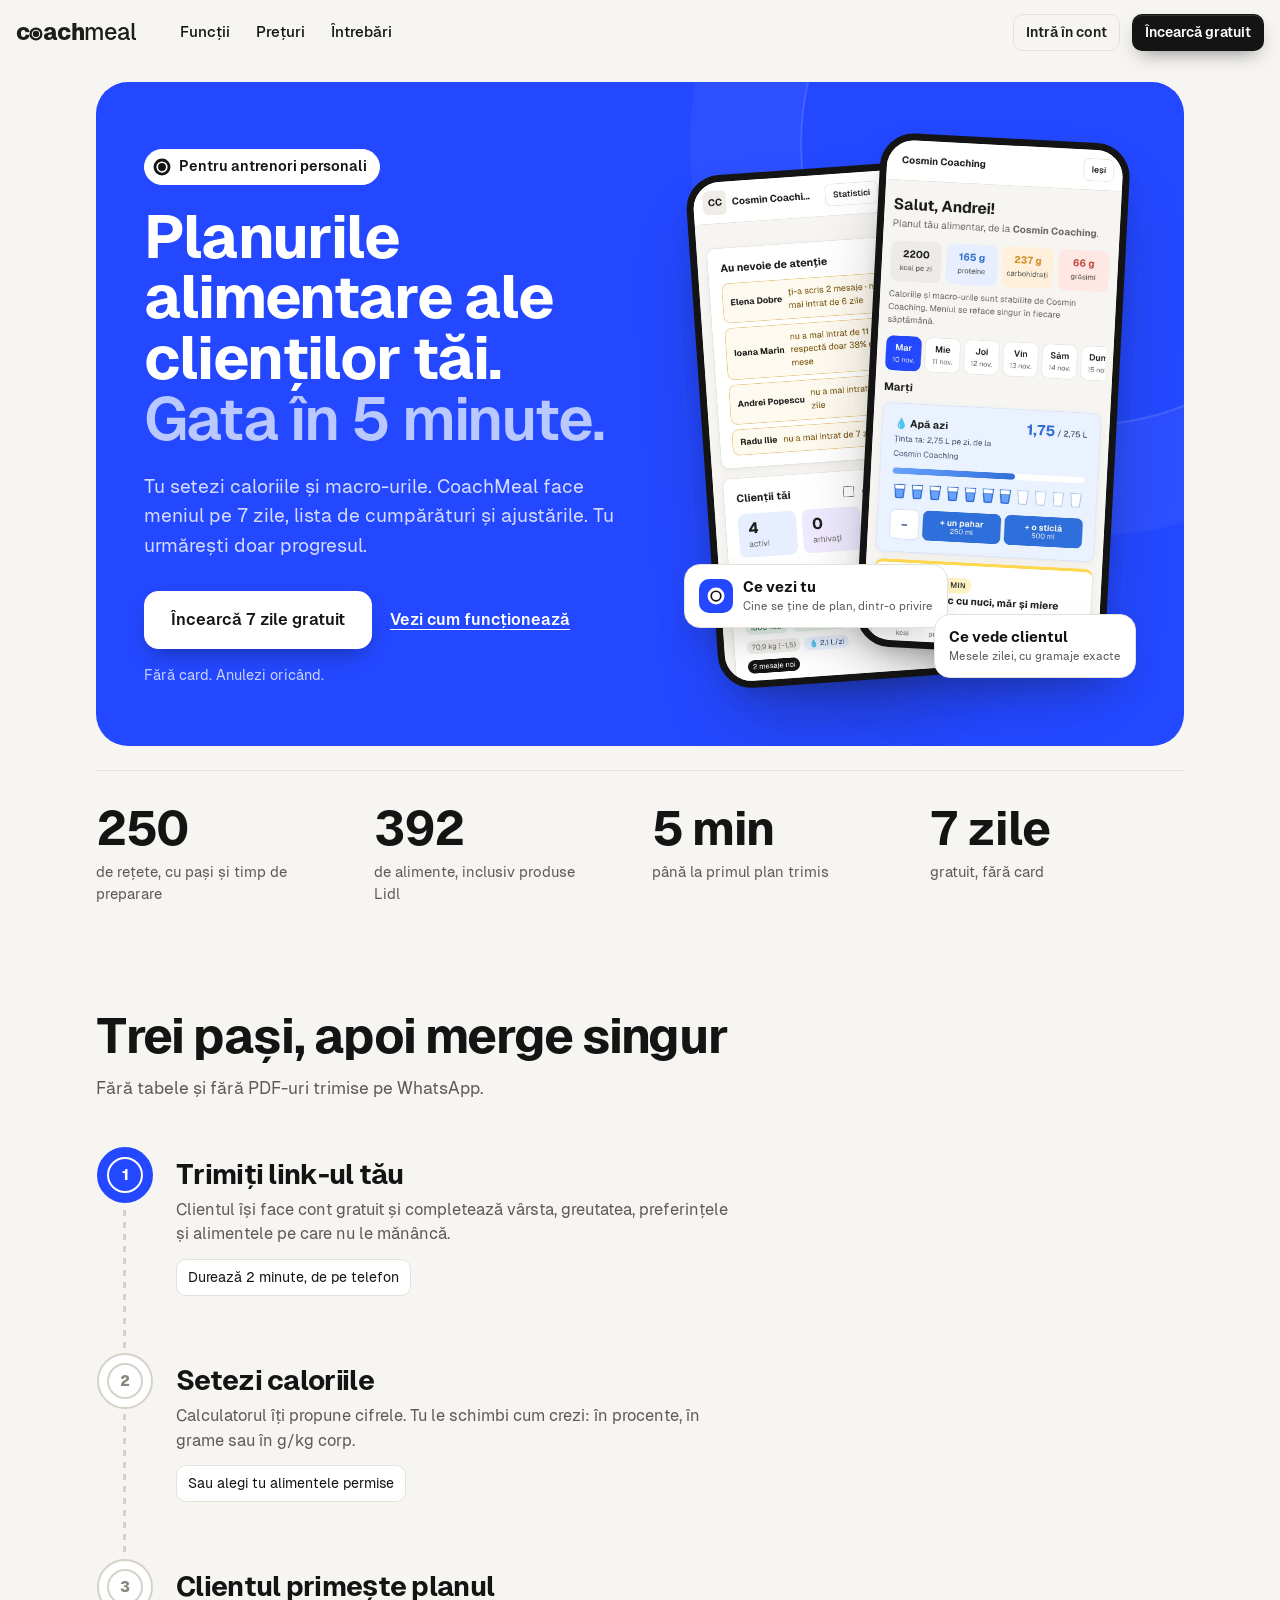
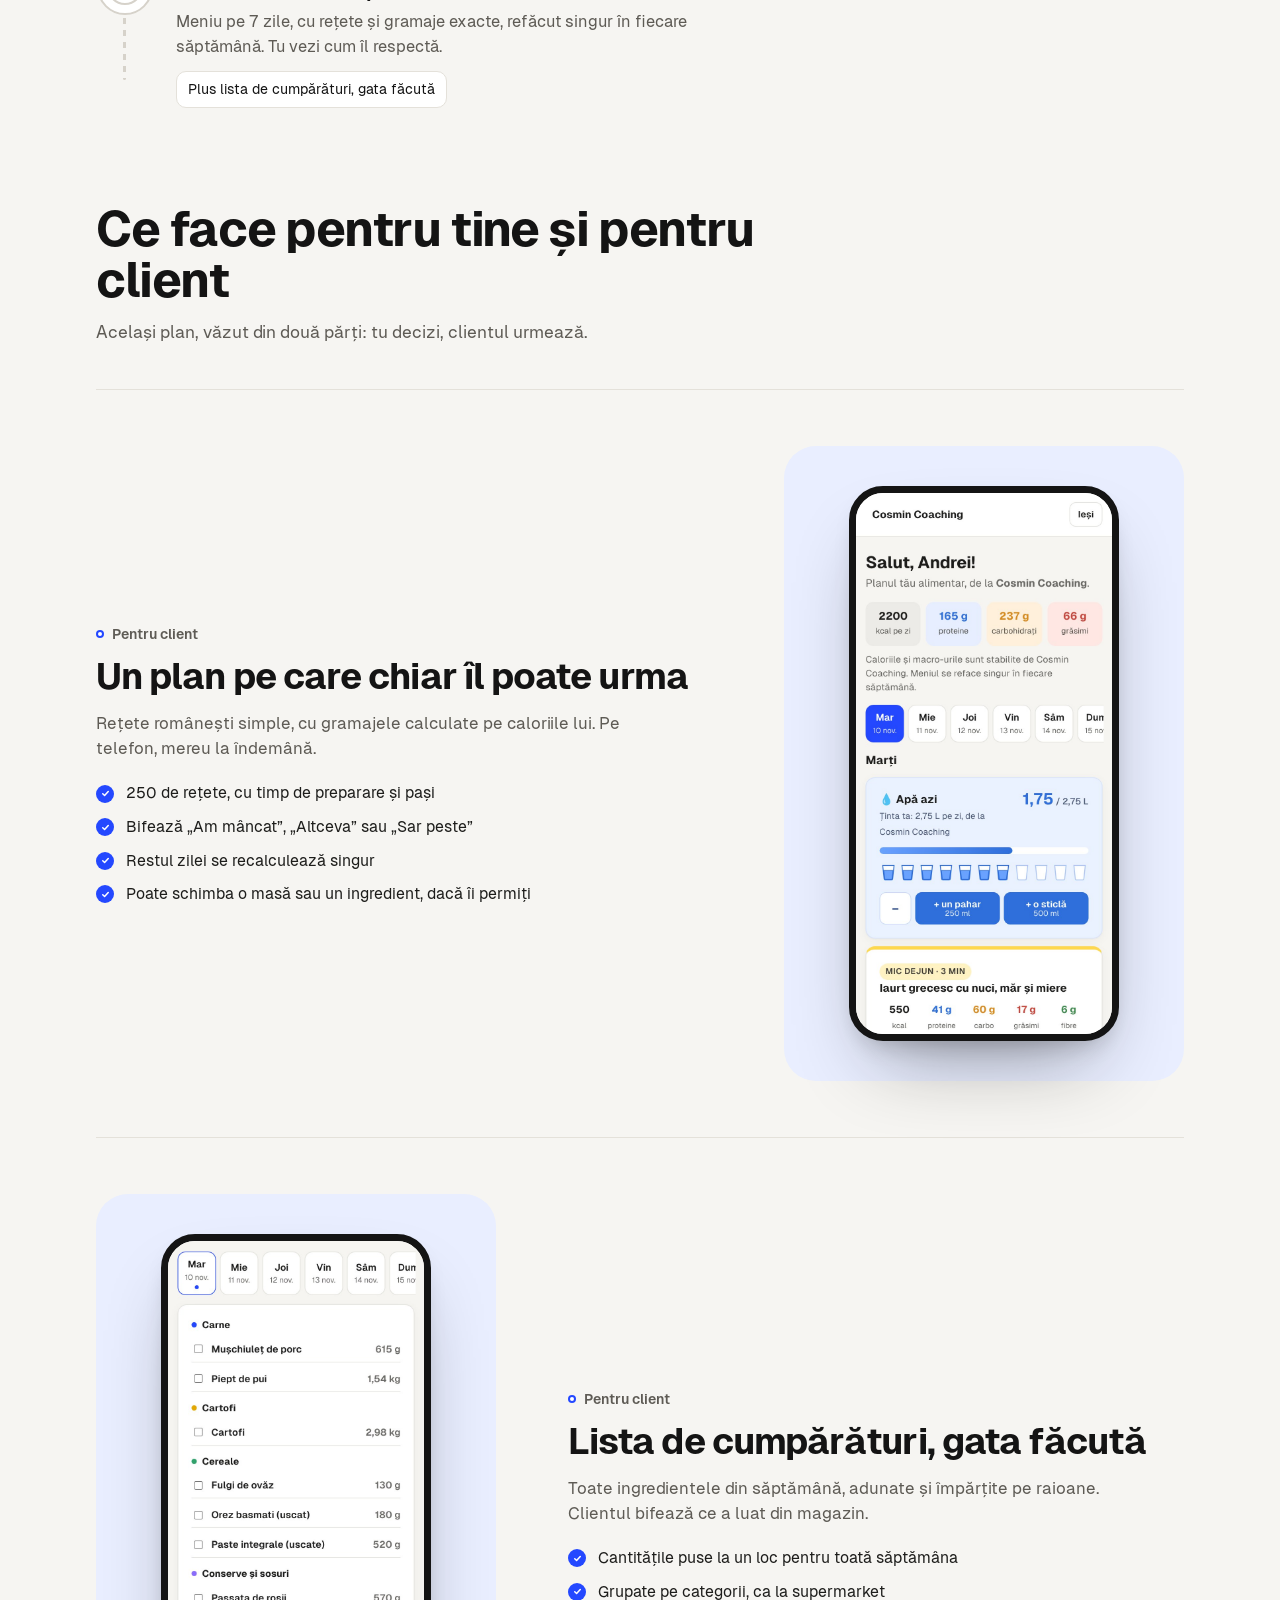
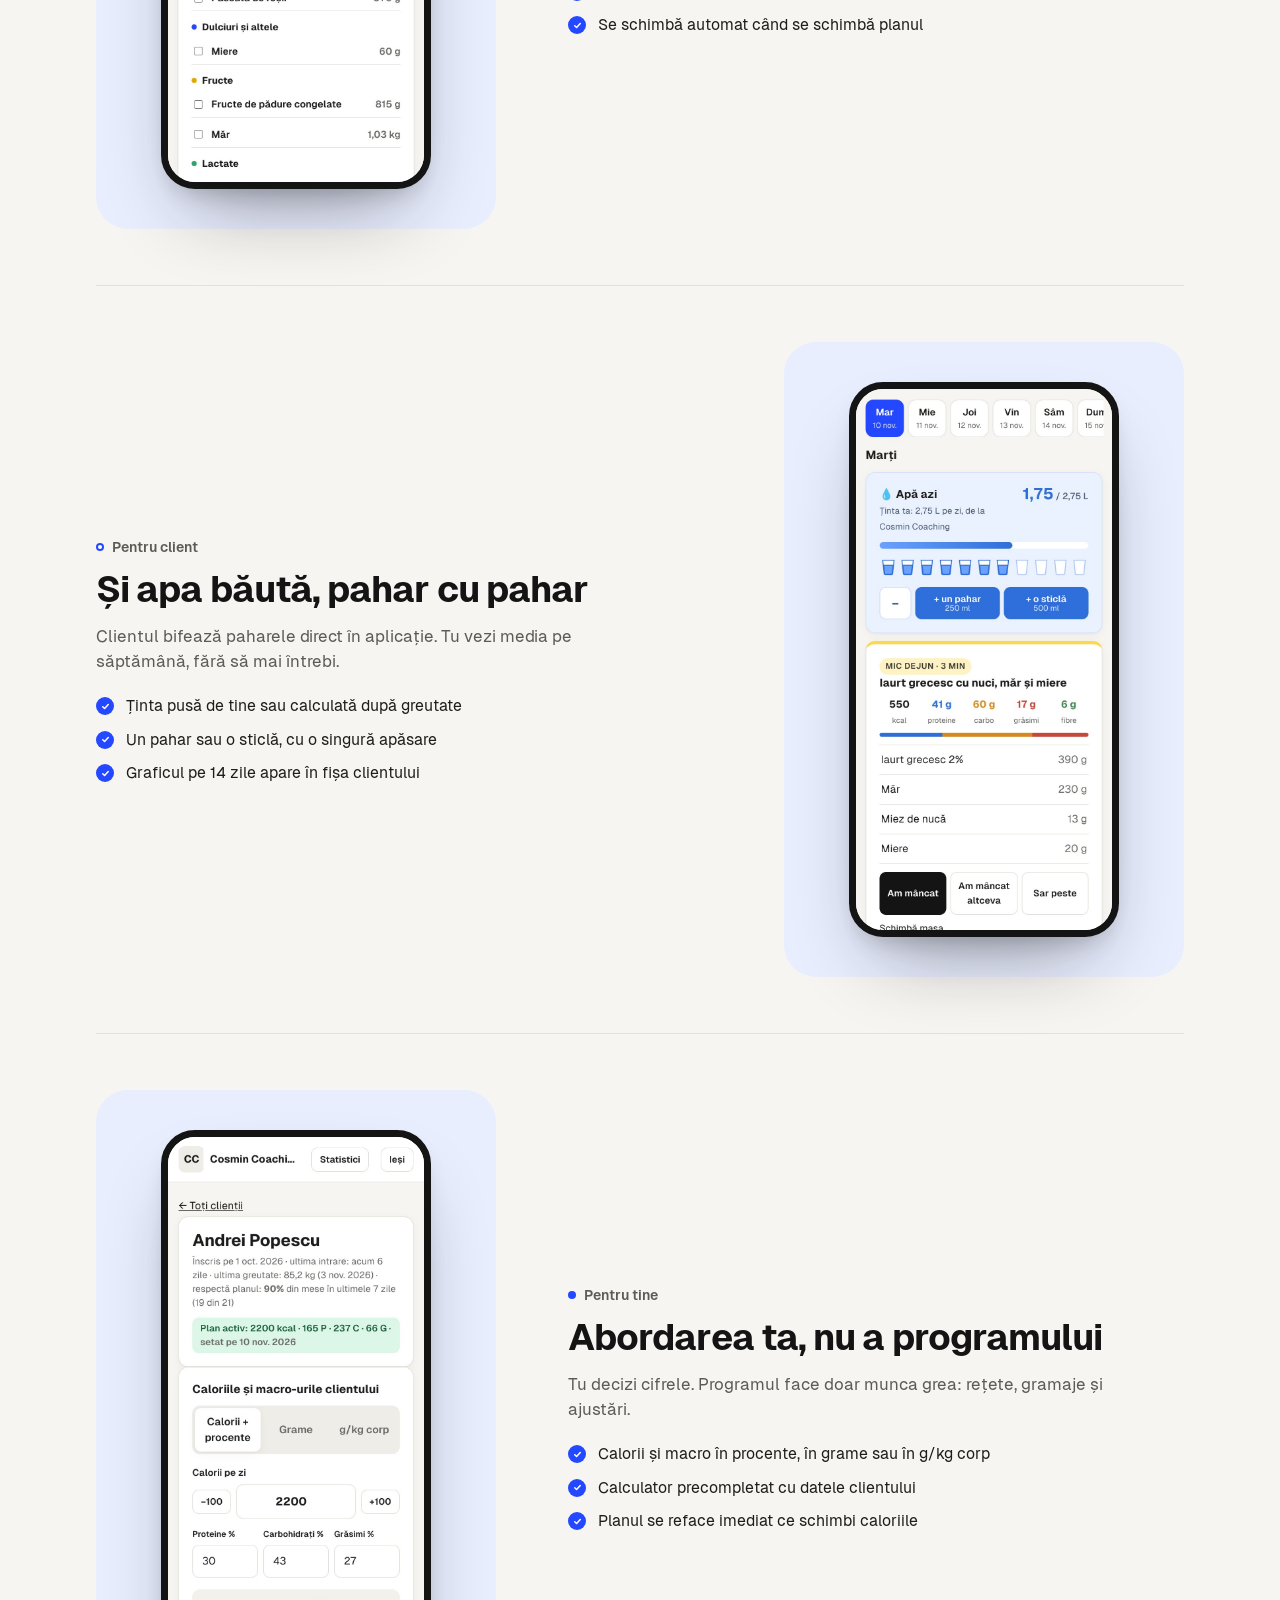
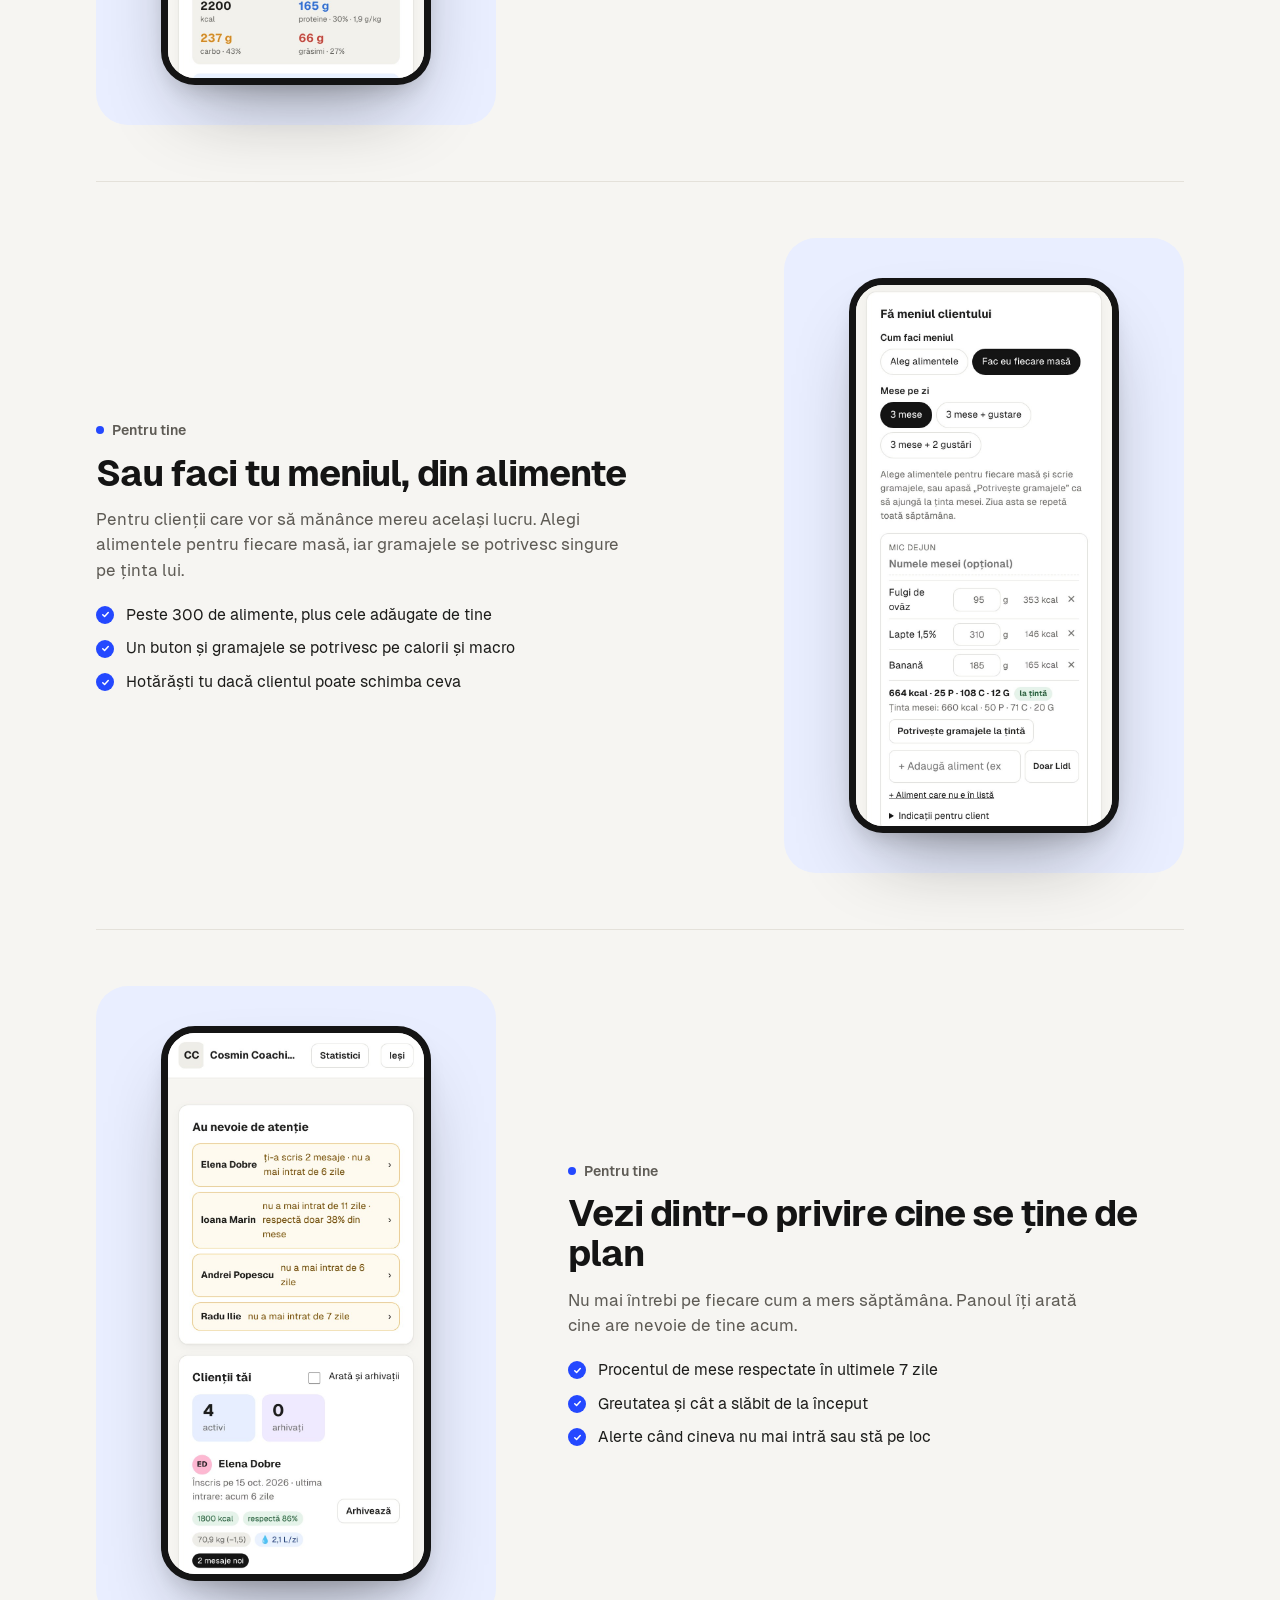
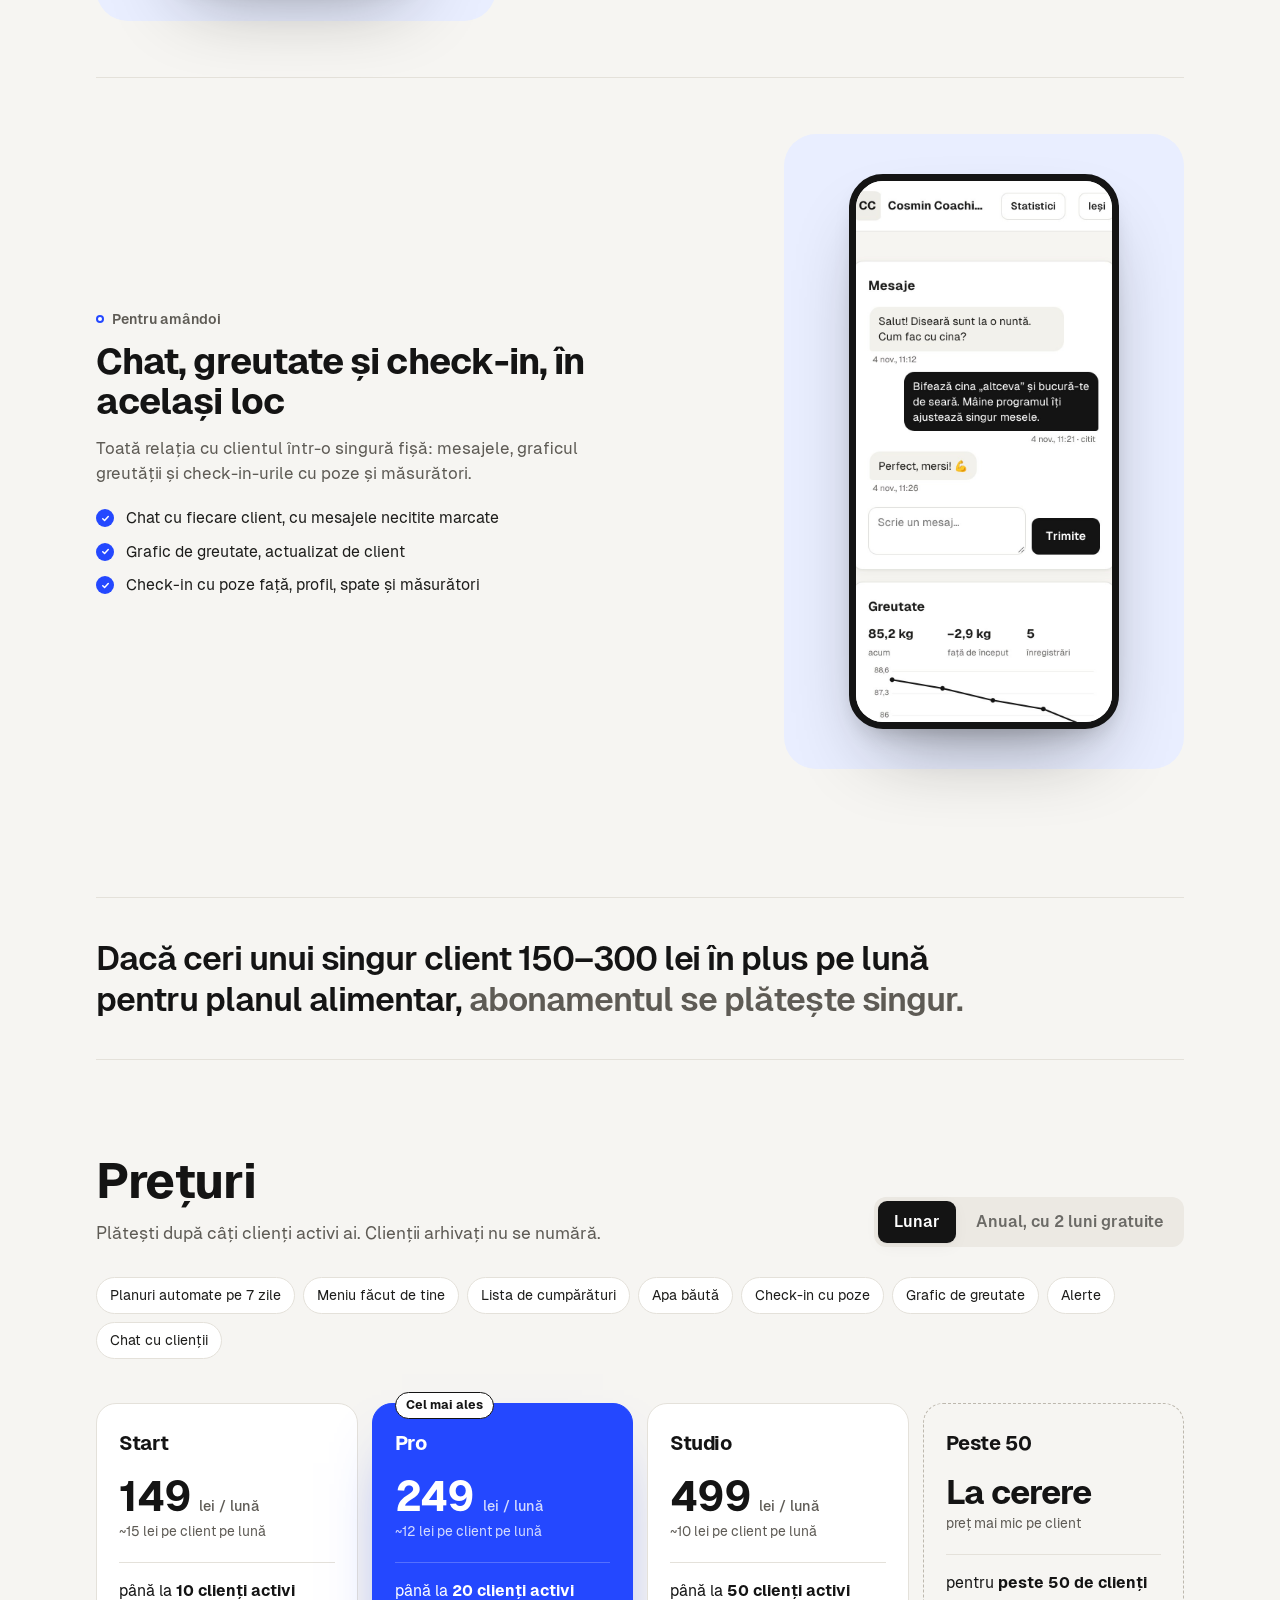
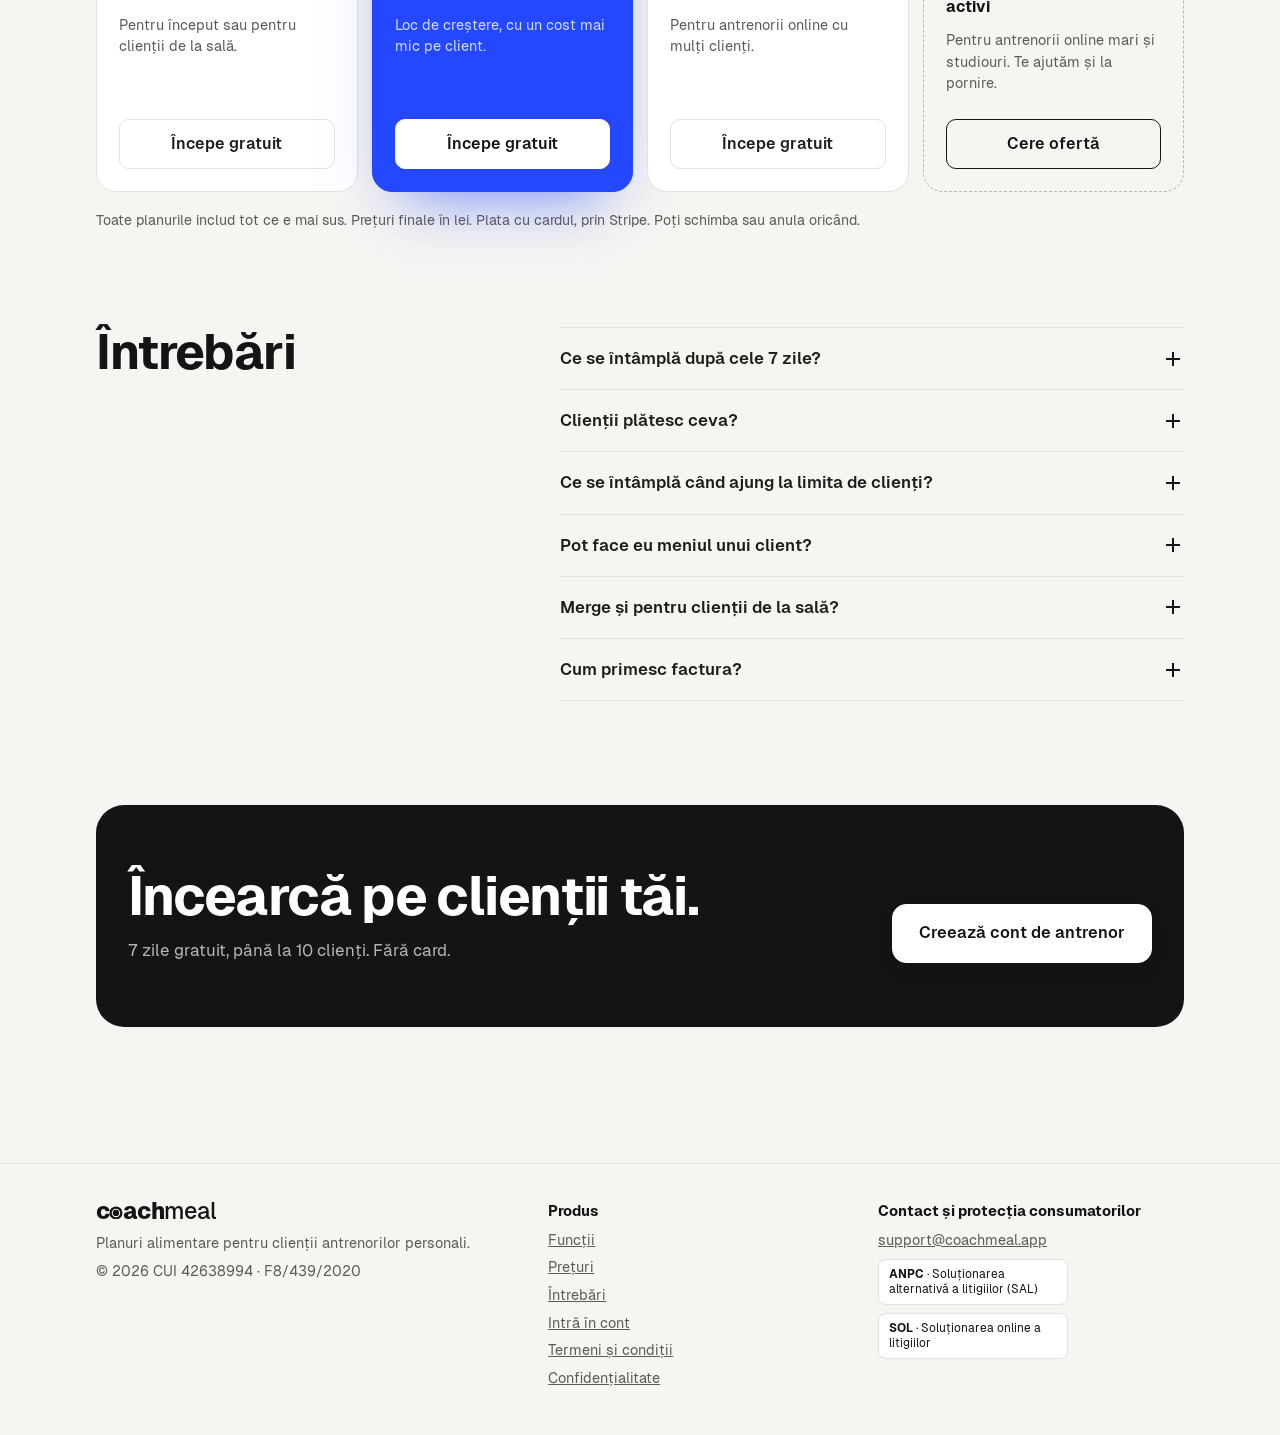
<file: site/index.html>
<!doctype html>
<html lang="ro">
<head>
<meta charset="utf-8">
<meta name="viewport" content="width=device-width, initial-scale=1">
<title>CoachMeal · Planuri alimentare pentru clienții antrenorilor</title>
<meta name="description" content="Planuri alimentare automate pentru clienții tăi. Tu setezi caloriile, programul face meniul, lista de cumpărături și ajustările. 7 zile gratuit.">
<link rel="icon" href="assets/icons/coachmeal.svg" type="image/svg+xml">
<link rel="icon" href="assets/icons/favicon-32.png" sizes="32x32" type="image/png">
<link rel="apple-touch-icon" href="assets/icons/apple-touch-icon.png">
<link rel="manifest" href="manifest.webmanifest">
<meta name="theme-color" content="#ffffff">
<meta name="apple-mobile-web-app-title" content="CoachMeal">
<link rel="stylesheet" href="assets/fonts/geist.css">
<link rel="stylesheet" href="assets/app.css">
<script>
  // linkurile din emailuri (resetare parolă, confirmare cont) ajung uneori pe adresa principală: le trimitem la intrare
  if (/(access_token|type=recovery|error_description)/.test(location.hash)) location.replace('cont.html' + location.hash);
</script>
<script src="assets/config.js"></script>
<script src="assets/track.js" data-auto="view" defer></script>
<style>
  /* ---------- pagina de prețuri: tipografie mare, multă respirație, o singură mișcare (linia pașilor) ---------- */
  body.lp { background: #F6F5F2; }
  .lp .wrap { max-width: 1120px; padding-top: 0; }
  .lp h1, .lp h2, .lp h3 { font-family: 'Geist', ui-sans-serif, system-ui, sans-serif; color: #141414; }
  html { scroll-behavior: smooth; scroll-padding-top: 76px; }
  @media (prefers-reduced-motion: reduce) { html { scroll-behavior: auto; } }
  .lp a:focus-visible, .lp button:focus-visible, .lp summary:focus-visible { outline: 2px solid #141414; outline-offset: 3px; border-radius: 8px; }

  /* bara de sus */
  .topbar.site { position: sticky; top: 0; z-index: 20; background: rgba(246,245,242,.86); backdrop-filter: saturate(1.4) blur(12px); border-bottom: 1px solid transparent; transition: border-color .2s; }
  .topbar.site.scrolled { border-bottom-color: #E4E1DA; }
  .nav { display: flex; gap: 26px; margin-left: 32px; }
  .nav a { color: #141414; text-decoration: none; font-size: .95rem; font-weight: 500; }
  .nav a:hover { text-decoration: underline; text-underline-offset: 4px; }
  .topbar.site .btn-sm { white-space: nowrap; }
  @media (max-width: 820px) { .nav { display: none; } }
  @media (max-width: 420px) { .hide-xs { display: none; } }

  /* hero */
  .hero { display: grid; grid-template-columns: 1.05fr .95fr; gap: 40px; align-items: center; padding: 64px 0 40px; }
  .hero-txt { max-width: 560px; }
  .hero .kicker { display: inline-flex; align-items: center; gap: 8px; font-size: .9rem; font-weight: 600; color: #141414; background: #fff; border: 1px solid #E4E1DA; border-radius: 99px; padding: 6px 12px 6px 8px; margin-bottom: 22px; }
  .hero .kicker svg { flex: none; }
  .hero h1 { font-size: clamp(2.4rem, 6vw, 4.2rem); line-height: 1; letter-spacing: -.03em; font-weight: 700; margin: 0 0 22px; }
  .hero h1 span { display: block; font-weight: 600; color: #5E5B55; }
  .hero .lead { font-size: clamp(1.05rem, 1.6vw, 1.2rem); line-height: 1.55; color: #5E5B55; margin: 0 0 30px; max-width: 30em; }
  .cta-row { display: flex; flex-wrap: wrap; align-items: center; gap: 12px 18px; }
  .btn-xl { padding: 16px 26px; font-size: 1.02rem; border-radius: 14px; }
  .lp .btn:not(.btn-ghost) { box-shadow: 0 1px 0 rgba(255,255,255,.12) inset, 0 8px 20px -8px rgba(20,20,20,.55); }
  .link-plain { color: #141414; font-weight: 600; text-decoration: underline; text-underline-offset: 4px; text-decoration-thickness: 1px; }
  .reassure { margin: 16px 0 0; font-size: .9rem; color: #5E5B55; }

  .stage { position: relative; height: 560px; }
  .phone { width: 100%; max-width: 280px; aspect-ratio: 9 / 18.5; border-radius: 34px; overflow: hidden; background: #fff; border: 7px solid #141414;
    box-shadow: 0 40px 80px -30px rgba(20,20,20,.45), 0 12px 24px -12px rgba(20,20,20,.25); }
  .phone img { display: block; width: 100%; height: 100%; object-fit: cover; object-position: top; }
  .stage .phone { position: absolute; width: 250px; }
  .stage .p1 { left: 4%; top: 30px; transform: rotate(-4deg); }
  .stage .p2 { right: 4%; top: 0; transform: rotate(3deg); z-index: 1; }
  .note { position: absolute; z-index: 2; background: #fff; border: 1px solid #E4E1DA; border-radius: 16px; padding: 12px 14px; box-shadow: 0 18px 40px -18px rgba(20,20,20,.35); font-size: .86rem; line-height: 1.35; display: flex; gap: 10px; align-items: center; }
  .note b { display: block; font-size: .92rem; }
  .note small { color: #5E5B55; }
  .note .dot { flex: none; width: 34px; height: 34px; border-radius: 10px; background: #141414; display: grid; place-items: center; }
  .note.n1 { left: 0; bottom: 70px; }
  .note.n2 { right: 0; bottom: 20px; }
  @media (max-width: 900px) {
    .hero { grid-template-columns: 1fr; text-align: center; padding: 40px 0 16px; gap: 28px; }
    .hero-txt { max-width: none; } .hero .lead { margin-left: auto; margin-right: auto; } .cta-row { justify-content: center; }
    .stage { height: 470px; max-width: 460px; width: 100%; margin: 0 auto; }
    .stage .phone { width: 205px; }
  }
  @media (max-width: 480px) {
    .stage { height: 400px; } .stage .phone { width: 172px; border-width: 6px; border-radius: 26px; }
    .note { font-size: .8rem; padding: 10px 12px; } .note .dot { width: 28px; height: 28px; }
    .note.n1 { bottom: 40px; } .note.n2 { bottom: 0; }
  }

  /* cifre: doar text, fără cutii */
  .figures { display: grid; grid-template-columns: repeat(4, 1fr); gap: 24px; padding: 34px 0 10px; border-top: 1px solid #E4E1DA; margin-top: 24px; }
  .figures b { display: block; font-family: 'Geist', ui-sans-serif, system-ui, sans-serif; font-size: clamp(2rem, 4.4vw, 3rem); font-weight: 700; letter-spacing: -.028em; line-height: 1; color: #141414; }
  .figures span { display: block; margin-top: 8px; font-size: .92rem; color: #5E5B55; max-width: 14em; }
  @media (max-width: 720px) { .figures { grid-template-columns: repeat(2, 1fr); gap: 26px 16px; } }

  /* titluri de secțiune */
  .sec { padding: 96px 0 0; }
  .sec-h { font-size: clamp(2rem, 4.6vw, 3.1rem); line-height: 1.02; letter-spacing: -.028em; font-weight: 700; margin: 0 0 14px; max-width: 16em; }
  .sec-p { color: #5E5B55; font-size: 1.08rem; margin: 0 0 44px; max-width: 34em; }
  @media (max-width: 720px) { .sec { padding-top: 72px; } }

  /* cum funcționează: linia care se desenează la scroll, de la farfuria 1 la farfuria 3 */
  .route { position: relative; max-width: 760px; margin: 0; padding: 0; list-style: none; --p: 0; }
  .route::before, .route .fill { content: ""; position: absolute; left: 27px; top: 28px; width: 3px; border-radius: 3px; }
  .route::before { bottom: 28px; background: repeating-linear-gradient(to bottom, #D6D2CA 0 6px, transparent 6px 12px); }
  .route .fill { height: calc((100% - 56px) * var(--p)); background: #141414; }
  .route .stop { position: relative; display: grid; grid-template-columns: 58px 1fr; gap: 22px; padding: 0 0 56px; }
  .route .stop:last-child { padding-bottom: 0; }
  .plate { position: relative; z-index: 1; width: 58px; height: 58px; border-radius: 50%; background: #F6F5F2; display: grid; place-items: center; }
  .plate svg { display: block; }
  .plate .rim { fill: #fff; stroke: #D6D2CA; stroke-width: 2; transition: fill .35s, stroke .35s; }
  .plate .well { fill: none; stroke: #D6D2CA; stroke-width: 2; transition: stroke .35s; }
  .plate text { font: 800 15px 'Geist', system-ui, sans-serif; fill: #8A867F; transition: fill .35s; }
  .route .stop.on .rim { fill: #141414; stroke: #141414; }
  .route .stop.on .well { stroke: #F6F5F2; }
  .route .stop.on text { fill: #fff; }
  .route h3 { font-size: clamp(1.35rem, 2.6vw, 1.75rem); letter-spacing: -.025em; line-height: 1.15; margin: 12px 0 8px; }
  .route p { color: #5E5B55; margin: 0; font-size: 1.02rem; max-width: 34em; }
  .route .tip { display: inline-block; margin-top: 12px; font-size: .88rem; color: #141414; background: #fff; border: 1px solid #E4E1DA; border-radius: 10px; padding: 7px 11px; }
  @media (prefers-reduced-motion: reduce) { .route { --p: 1 !important; } .plate .rim, .plate .well, .plate text { transition: none; } }

  /* funcții */
  .feat { display: grid; grid-template-columns: 1fr 320px; gap: 72px; align-items: center; padding: 56px 0; border-top: 1px solid #E4E1DA; }
  .feat:nth-of-type(even) { grid-template-columns: 320px 1fr; }
  .feat:nth-of-type(even) .feat-txt { order: 2; }
  .feat h2 { font-size: clamp(1.6rem, 3.4vw, 2.3rem); line-height: 1.08; letter-spacing: -.025em; font-weight: 700; margin: 0 0 14px; }
  .feat p { color: #5E5B55; margin: 0 0 20px; font-size: 1.05rem; max-width: 32em; }
  .feat ul { list-style: none; padding: 0; margin: 0; display: grid; gap: 10px; }
  .feat li { padding-left: 30px; position: relative; font-size: .98rem; }
  .feat li::before { content: ""; position: absolute; left: 0; top: .2em; width: 18px; height: 18px; border-radius: 50%; background: #141414 url("data:image/svg+xml,%3Csvg xmlns='http://www.w3.org/2000/svg' viewBox='0 0 24 24' fill='none' stroke='white' stroke-width='3.2' stroke-linecap='round' stroke-linejoin='round'%3E%3Cpath d='M6 12.5l4 4 8-9'/%3E%3C/svg%3E") center / 11px no-repeat; }
  .who { display: inline-block; font-size: .88rem; font-weight: 600; color: #5E5B55; margin-bottom: 12px; }
  .who::before { content: ""; display: inline-block; width: 8px; height: 8px; border-radius: 50%; background: #141414; margin-right: 8px; vertical-align: 1px; }
  .who.cl::before { background: #fff; box-shadow: inset 0 0 0 2px #141414; }
  .feat .phone { max-width: 300px; margin: 0 auto; }
  @media (max-width: 760px) {
    .feat, .feat:nth-of-type(even) { grid-template-columns: 1fr; gap: 28px; padding: 44px 0; }
    .feat:nth-of-type(even) .feat-txt { order: 0; }
    .feat .phone { max-width: 250px; }
  }

  /* socoteala */
  .calc { margin: 72px 0 0; padding: 40px 0; border-top: 1px solid #E4E1DA; border-bottom: 1px solid #E4E1DA; }
  .calc p { margin: 0; font-family: 'Geist', ui-sans-serif, system-ui, sans-serif; font-size: clamp(1.4rem, 3.2vw, 2.1rem); line-height: 1.2; letter-spacing: -.03em; font-weight: 600; max-width: 26em; color: #141414; }
  .calc p span { color: #5E5B55; }

  /* prețuri */
  .price-head { display: flex; flex-wrap: wrap; align-items: end; justify-content: space-between; gap: 18px 24px; margin-bottom: 30px; }
  .price-head .sec-p { margin: 0; }
  .lp .tabs { margin: 0; background: #ECE9E3; }
  .lp .tabs button { white-space: nowrap; padding: 9px 16px; }
  .incl { display: flex; flex-wrap: wrap; gap: 8px; margin: 0 0 30px; }
  .incl span { font-size: .88rem; background: #fff; border: 1px solid #E4E1DA; border-radius: 99px; padding: 7px 13px; }
  .lp .plans { display: grid; grid-template-columns: repeat(4, 1fr); gap: 14px; margin: 0 0 18px; padding: 14px 0 0; align-items: stretch; }
  @media (max-width: 980px) { .lp .plans { grid-template-columns: repeat(2, 1fr); } }
  @media (max-width: 560px) { .lp .plans { grid-template-columns: 1fr; } }
  .lp .plan { position: relative; display: flex; flex-direction: column; gap: 4px; background: #fff; border: 1px solid #E4E1DA; border-radius: 20px; padding: 24px 22px 22px; box-shadow: none; color: #141414; }
  .lp .plan h3 { margin: 0 0 14px; font-size: 1.25rem; letter-spacing: -.02em; }
  .lp .plan .price { font-family: 'Geist', ui-sans-serif, system-ui, sans-serif; font-size: 2.6rem; font-weight: 700; letter-spacing: -.03em; line-height: 1; }
  .lp .plan .price small { font-family: 'Geist', system-ui, sans-serif; font-size: .9rem; font-weight: 500; letter-spacing: 0; color: #5E5B55; }
  .lp .plan .sub { font-size: .86rem; color: #5E5B55; min-height: 1.3em; }
  .lp .plan .cap { margin: 16px 0 2px; padding-top: 16px; border-top: 1px solid #E4E1DA; font-size: .98rem; }
  .lp .plan .note2 { color: #5E5B55; font-size: .9rem; margin: 6px 0 20px; flex: 1; }
  .lp .plan .btn { margin-top: 0; }
  .lp .plan.best { background: #141414; color: #fff; border-color: #141414; box-shadow: 0 30px 60px -30px rgba(20,20,20,.7); }
  .lp .plan.best h3, .lp .plan.best .price { color: #fff; }
  .lp .plan.best .price small, .lp .plan.best .sub, .lp .plan.best .note2 { color: #B9B5AD; }
  .lp .plan.best .cap { border-top-color: #34322F; }
  .lp .plan.best .btn { background: #fff; color: #141414; border-color: #fff; box-shadow: none; }
  .lp .plan .plan-tag { position: absolute; top: -12px; left: 22px; background: #fff; color: #141414; border: 1px solid #141414; font-size: .78rem; font-weight: 700; letter-spacing: 0; text-transform: none; padding: 3px 10px; border-radius: 99px; }
  .lp .plan.custom { background: transparent; color: #141414; border: 1px dashed #BDB8AE; box-shadow: none; }
  .lp .plan.custom .price { font-size: 2.1rem; }
  .lp .plan.custom .btn { background: transparent; color: #141414; border-color: #141414; box-shadow: none; }
  .lp .fine { font-size: .88rem; color: #5E5B55; margin: 0; }

  /* întrebări */
  .faq-grid { display: grid; grid-template-columns: .8fr 1.2fr; gap: 48px; align-items: start; }
  @media (max-width: 820px) { .faq-grid { grid-template-columns: 1fr; gap: 8px; } }
  .faq details { border-top: 1px solid #E4E1DA; }
  .faq details:last-child { border-bottom: 1px solid #E4E1DA; }
  .faq summary { list-style: none; cursor: pointer; font-weight: 600; font-size: 1.05rem; padding: 18px 40px 18px 0; position: relative; }
  .faq summary::-webkit-details-marker { display: none; }
  .faq summary::after { content: ""; position: absolute; right: 4px; top: 50%; width: 14px; height: 14px; margin-top: -7px;
    background: linear-gradient(#141414,#141414) center / 14px 2px no-repeat, linear-gradient(#141414,#141414) center / 2px 14px no-repeat; transition: transform .2s; }
  .faq details[open] summary::after { transform: rotate(45deg); }
  .faq p { margin: 0 0 18px; color: #5E5B55; max-width: 36em; }

  /* îndemnul de la final */
  .closing { margin: 104px 0 0; background: #141414; color: #fff; border-radius: 28px; padding: 64px 32px; display: grid; grid-template-columns: 1fr auto; gap: 28px; align-items: end; }
  .closing h2 { color: #fff; font-size: clamp(2rem, 5vw, 3.4rem); line-height: 1; letter-spacing: -.03em; font-weight: 700; margin: 0 0 14px; }
  .closing p { margin: 0; color: #B9B5AD; font-size: 1.05rem; }
  .closing .btn { background: #fff; color: #141414; border-color: #fff; box-shadow: none; }
  @media (max-width: 720px) { .closing { grid-template-columns: 1fr; padding: 44px 24px; border-radius: 22px; margin-top: 80px; } }

  /* subsol */
  .foot { border-top: 1px solid #E4E1DA; margin-top: 72px; padding: 36px 16px 40px; background: transparent; }
  .foot-in { max-width: 1088px; margin: 0 auto; display: grid; grid-template-columns: 1.4fr 1fr 1fr; gap: 24px; font-size: .9rem; color: #5E5B55; }
  .foot-in b { display: block; color: #141414; margin-bottom: 8px; font-size: .92rem; }
  .foot-in a { color: #5E5B55; }
  .foot-in a.pt-brand { color: #141414; text-decoration: none; }
  .foot-in .pt-brand b { display: inline; margin: 0; font-size: inherit; color: inherit; }
  .foot-in p { margin: 0 0 6px; }
  .anpc { display: flex; gap: 8px; flex-wrap: wrap; margin-top: 8px; }
  .anpc a { display: inline-block; border: 1px solid #E4E1DA; border-radius: 8px; padding: 7px 10px; font-size: .74rem; line-height: 1.25; text-decoration: none; color: #141414; background: #fff; max-width: 190px; }
  .anpc a b { display: inline; margin: 0; font-size: .74rem; }
  @media (max-width: 720px) { .foot-in { grid-template-columns: 1fr; } }

  /* ---------- culoare: aceeași paletă ca aplicația și Instagram ---------- */
  :root { --blue: #2448FF; --lime: #B9C8FF; --mint: #9EE6C1; --lilac: #C7B8FF; --yellow: #FFD84D; --pink: #FFB8D2; }
  .hero { background: var(--blue); color: #fff; border-radius: 32px; padding: 56px 48px 48px; margin-top: 16px; position: relative; overflow: hidden; }
  .hero::before { content: ""; position: absolute; right: -180px; top: -220px; width: 560px; height: 560px; border-radius: 50%; border: 2px solid rgba(255,255,255,.14); box-shadow: 0 0 0 110px rgba(255,255,255,.04); pointer-events: none; }
  .hero > * { position: relative; }
  .lp .hero h1 { color: #fff; font-size: clamp(2.3rem, 5.2vw, 3.8rem); }
  .hero h1 span { color: var(--lime); }
  .hero .lead { color: #D4DBFF; }
  .hero .kicker { background: #fff; border-color: #fff; }
  .lp .hero .btn { background: #fff; color: #141414; border-color: #fff; box-shadow: 0 10px 24px -10px rgba(0,0,0,.45); }
  .hero .link-plain { color: #fff; }
  .hero .reassure { color: #C9D2FF; }
  .hero .note { color: #141414; text-align: left; }
  .hero .note .dot { background: var(--blue); }
  @media (max-width: 900px) { .hero { padding: 40px 22px 28px; border-radius: 26px; } }
  @media (max-width: 480px) { .hero { margin-left: -4px; margin-right: -4px; } }

  .figures span { color: #5E5B55; }

  .route .fill { background: var(--blue); }
  .route .stop.on .rim { fill: var(--blue); stroke: var(--blue); }
  .route .stop.on .well { stroke: #fff; }
  .route .stop.on text { fill: #fff; }

  .feat { grid-template-columns: 1fr 400px; }
  .feat:nth-of-type(even) { grid-template-columns: 400px 1fr; }
  .art { border-radius: 32px; padding: 40px 0; display: grid; place-items: center; background: #e9eeff; }
  .feat .art .phone { max-width: 270px; width: 72%; }
  .feat li::before { background-color: var(--blue); }
  .who::before { background: var(--blue); }
  .who.cl::before, .who.both::before { background: #fff; box-shadow: inset 0 0 0 2px var(--blue); }
  @media (max-width: 760px) {
    .feat, .feat:nth-of-type(even) { grid-template-columns: 1fr; gap: 22px; }
    .art { padding: 30px 0; border-radius: 26px; }
    .feat .art .phone { max-width: 230px; }
  }


  .lp .tabs button.on { background: #141414; color: #fff; }
  .lp .plan.best { background: var(--blue); border-color: var(--blue); box-shadow: 0 30px 60px -30px rgba(36,72,255,.7); }
  .lp .plan.best .price small, .lp .plan.best .sub, .lp .plan.best .note2 { color: #D4DBFF; }
  .lp .plan.best .cap { border-top-color: rgba(255,255,255,.22); }
  .lp .plan.best .btn { background: #fff; border-color: #fff; color: #141414; }
  .lp .plan .plan-tag { background: #fff; border-color: #141414; }
</style>
</head>
<body class="lp">
<header class="topbar site">
  <a class="pt-brand" href="#" aria-label="CoachMeal"><b>c<svg class="pt-o" viewBox="0 0 64 64" aria-hidden="true"><circle cx="32" cy="32" r="30" fill="currentColor"/><circle cx="32" cy="32" r="17" fill="none" stroke="#F6F5F2" stroke-width="5"/></svg>ach</b><span>meal</span></a>
  <nav class="nav"><a href="#functii">Funcții</a><a href="#preturi">Prețuri</a><a href="#intrebari">Întrebări</a></nav>
  <div class="spacer"></div>
  <a class="btn btn-ghost btn-sm hide-xs" href="cont.html">Intră în cont</a>
  <a class="btn btn-sm" href="antrenor.html">Încearcă gratuit</a>
</header>
<main class="wrap">
  <section class="hero">
    <div class="hero-txt">
      <span class="kicker"><svg width="18" height="18" viewBox="0 0 64 64" aria-hidden="true"><circle cx="32" cy="32" r="30" fill="#141414"/><circle cx="32" cy="32" r="17" fill="none" stroke="#fff" stroke-width="6"/></svg>Pentru antrenori personali</span>
      <h1>Planurile alimentare ale clienților tăi. <span>Gata în&nbsp;5&nbsp;minute.</span></h1>
      <p class="lead">Tu setezi caloriile și macro-urile. CoachMeal face meniul pe 7 zile, lista de cumpărături și ajustările. Tu urmărești doar progresul.</p>
      <div class="cta-row">
        <a class="btn btn-xl" href="antrenor.html">Încearcă 7 zile gratuit</a>
        <a class="link-plain" href="#cum">Vezi cum funcționează</a>
      </div>
      <p class="reassure">Fără card. Anulezi oricând.</p>
    </div>
    <div class="stage">
      <div class="phone p1"><img src="assets/img/clienti.jpg" alt="Panoul antrenorului: clienții și alertele" loading="eager"></div>
      <div class="phone p2"><img src="assets/img/plan.jpg" alt="Planul alimentar al clientului pe 7 zile" loading="eager"></div>
      <div class="note n1"><span class="dot"><svg width="18" height="18" viewBox="0 0 64 64" aria-hidden="true"><circle cx="32" cy="32" r="30" fill="#fff"/><circle cx="32" cy="32" r="17" fill="none" stroke="#141414" stroke-width="6"/></svg></span><span><b>Ce vezi tu</b><small>Cine se ține de plan, dintr-o privire</small></span></div>
      <div class="note n2"><span><b>Ce vede clientul</b><small>Mesele zilei, cu gramaje exacte</small></span></div>
    </div>
  </section>

  <div class="figures">
    <div><b>250</b><span>de rețete, cu pași și timp de preparare</span></div>
    <div><b>392</b><span>de alimente, inclusiv produse Lidl</span></div>
    <div><b>5 min</b><span>până la primul plan trimis</span></div>
    <div><b>7 zile</b><span>gratuit, fără card</span></div>
  </div>

  <section class="sec" id="cum">
    <h2 class="sec-h">Trei pași, apoi merge singur</h2>
    <p class="sec-p">Fără tabele și fără PDF-uri trimise pe WhatsApp.</p>
    <div class="route" id="route" role="list">
      <span class="fill" aria-hidden="true"></span>
      <div class="stop" role="listitem"><span class="plate" aria-hidden="true"><svg width="58" height="58" viewBox="0 0 58 58"><circle class="rim" cx="29" cy="29" r="27"/><circle class="well" cx="29" cy="29" r="17"/><text x="29" y="34" text-anchor="middle">1</text></svg></span><div><h3>Trimiți link-ul tău</h3><p>Clientul își face cont gratuit și completează vârsta, greutatea, preferințele și alimentele pe care nu le mănâncă.</p><span class="tip">Durează 2 minute, de pe telefon</span></div></div>
      <div class="stop" role="listitem"><span class="plate" aria-hidden="true"><svg width="58" height="58" viewBox="0 0 58 58"><circle class="rim" cx="29" cy="29" r="27"/><circle class="well" cx="29" cy="29" r="17"/><text x="29" y="34" text-anchor="middle">2</text></svg></span><div><h3>Setezi caloriile</h3><p>Calculatorul îți propune cifrele. Tu le schimbi cum crezi: în procente, în grame sau în g/kg corp.</p><span class="tip">Sau alegi tu alimentele permise</span></div></div>
      <div class="stop" role="listitem"><span class="plate" aria-hidden="true"><svg width="58" height="58" viewBox="0 0 58 58"><circle class="rim" cx="29" cy="29" r="27"/><circle class="well" cx="29" cy="29" r="17"/><text x="29" y="34" text-anchor="middle">3</text></svg></span><div><h3>Clientul primește planul</h3><p>Meniu pe 7 zile, cu rețete și gramaje exacte, refăcut singur în fiecare săptămână. Tu vezi cum îl respectă.</p><span class="tip">Plus lista de cumpărături, gata făcută</span></div></div>
    </div>
  </section>
  <section class="sec" id="functii">
    <h2 class="sec-h">Ce face pentru tine și pentru client</h2>
    <p class="sec-p">Același plan, văzut din două părți: tu decizi, clientul urmează.</p>
    <div class="feat">
      <div class="feat-txt">
        <span class="who cl">Pentru client</span>
        <h2>Un plan pe care chiar îl poate urma</h2>
        <p>Rețete românești simple, cu gramajele calculate pe caloriile lui. Pe telefon, mereu la îndemână.</p>
        <ul>
          <li>250 de rețete, cu timp de preparare și pași</li>
          <li>Bifează „Am mâncat”, „Altceva” sau „Sar peste”</li>
          <li>Restul zilei se recalculează singur</li>
          <li>Poate schimba o masă sau un ingredient, dacă îi permiți</li>
        </ul>
      </div>
      <div class="art"><div class="phone"><img src="assets/img/plan.jpg" alt="Planul zilei cu mesele și gramajele" loading="lazy"></div></div>
    </div>

    <div class="feat">
      <div class="feat-txt">
        <span class="who cl">Pentru client</span>
        <h2>Lista de cumpărături, gata făcută</h2>
        <p>Toate ingredientele din săptămână, adunate și împărțite pe raioane. Clientul bifează ce a luat din magazin.</p>
        <ul>
          <li>Cantitățile puse la un loc pentru toată săptămâna</li>
          <li>Grupate pe categorii, ca la supermarket</li>
          <li>Se schimbă automat când se schimbă planul</li>
        </ul>
      </div>
      <div class="art"><div class="phone"><img src="assets/img/cumparaturi.jpg" alt="Lista de cumpărături pe categorii" loading="lazy"></div></div>
    </div>

    <div class="feat">
      <div class="feat-txt">
        <span class="who cl">Pentru client</span>
        <h2>Și apa băută, pahar cu pahar</h2>
        <p>Clientul bifează paharele direct în aplicație. Tu vezi media pe săptămână, fără să mai întrebi.</p>
        <ul>
          <li>Ținta pusă de tine sau calculată după greutate</li>
          <li>Un pahar sau o sticlă, cu o singură apăsare</li>
          <li>Graficul pe 14 zile apare în fișa clientului</li>
        </ul>
      </div>
      <div class="art"><div class="phone"><img src="assets/img/apa.jpg" alt="Cardul de apă din aplicația clientului, cu paharele bifate" loading="lazy"></div></div>
    </div>

    <div class="feat">
      <div class="feat-txt">
        <span class="who">Pentru tine</span>
        <h2>Abordarea ta, nu a programului</h2>
        <p>Tu decizi cifrele. Programul face doar munca grea: rețete, gramaje și ajustări.</p>
        <ul>
          <li>Calorii și macro în procente, în grame sau în g/kg corp</li>
          <li>Calculator precompletat cu datele clientului</li>
          <li>Planul se reface imediat ce schimbi caloriile</li>
        </ul>
      </div>
      <div class="art"><div class="phone"><img src="assets/img/calorii.jpg" alt="Setarea caloriilor și a macro-urilor" loading="lazy"></div></div>
    </div>

    <div class="feat">
      <div class="feat-txt">
        <span class="who">Pentru tine</span>
        <h2>Sau faci tu meniul, din alimente</h2>
        <p>Pentru clienții care vor să mănânce mereu același lucru. Alegi alimentele pentru fiecare masă, iar gramajele se potrivesc singure pe ținta lui.</p>
        <ul>
          <li>Peste 300 de alimente, plus cele adăugate de tine</li>
          <li>Un buton și gramajele se potrivesc pe calorii și macro</li>
          <li>Hotărăști tu dacă clientul poate schimba ceva</li>
        </ul>
      </div>
      <div class="art"><div class="phone"><img src="assets/img/meniu.jpg" alt="Meniul făcut de antrenor din alimente" loading="lazy"></div></div>
    </div>

    <div class="feat">
      <div class="feat-txt">
        <span class="who">Pentru tine</span>
        <h2>Vezi dintr-o privire cine se ține de plan</h2>
        <p>Nu mai întrebi pe fiecare cum a mers săptămâna. Panoul îți arată cine are nevoie de tine acum.</p>
        <ul>
          <li>Procentul de mese respectate în ultimele 7 zile</li>
          <li>Greutatea și cât a slăbit de la început</li>
          <li>Alerte când cineva nu mai intră sau stă pe loc</li>
        </ul>
      </div>
      <div class="art"><div class="phone"><img src="assets/img/clienti.jpg" alt="Lista clienților cu alerte și procente" loading="lazy"></div></div>
    </div>

    <div class="feat">
      <div class="feat-txt">
        <span class="who both">Pentru amândoi</span>
        <h2>Chat, greutate și check-in, în același loc</h2>
        <p>Toată relația cu clientul într-o singură fișă: mesajele, graficul greutății și check-in-urile cu poze și măsurători.</p>
        <ul>
          <li>Chat cu fiecare client, cu mesajele necitite marcate</li>
          <li>Grafic de greutate, actualizat de client</li>
          <li>Check-in cu poze față, profil, spate și măsurători</li>
        </ul>
      </div>
      <div class="art"><div class="phone"><img src="assets/img/chat.jpg" alt="Chatul cu clientul și graficul greutății" loading="lazy"></div></div>
    </div>
  </section>

  <div class="calc"><p>Dacă ceri unui singur client 150–300 lei în plus pe lună pentru planul alimentar, <span>abonamentul se plătește singur.</span></p></div>

  <section class="sec" id="preturi">
    <div class="price-head">
      <div>
        <h2 class="sec-h">Prețuri</h2>
        <p class="sec-p">Plătești după câți clienți activi ai. Clienții arhivați nu se numără.</p>
      </div>
      <div class="tabs" id="per">
        <button type="button" data-per="month" class="on">Lunar</button>
        <button type="button" data-per="year">Anual, cu 2 luni gratuite</button>
      </div>
    </div>
    <div class="incl" aria-label="Inclus în toate planurile"><span>Planuri automate pe 7 zile</span><span>Meniu făcut de tine</span><span>Lista de cumpărături</span><span>Apa băută</span><span>Check-in cu poze</span><span>Grafic de greutate</span><span>Alerte</span><span>Chat cu clienții</span></div>
    <div class="plans" id="plans"></div>
    <p class="fine">Toate planurile includ tot ce e mai sus. Prețuri finale în lei. Plata cu cardul, prin Stripe. Poți schimba sau anula oricând.</p>
  </section>

  <section class="sec faq" id="intrebari">
    <div class="faq-grid">
      <h2 class="sec-h">Întrebări</h2>
      <div>
        <details><summary>Ce se întâmplă după cele 7 zile?</summary><p>Alegi un abonament. Dacă nu alegi, clienții tăi își folosesc în continuare planurile, dar tu nu le mai poți schimba caloriile sau scrie până activezi un abonament.</p></details>
        <details><summary>Clienții plătesc ceva?</summary><p>Nu. Clientul își face cont gratuit din link-ul tău și te plătește pe tine, ca până acum.</p></details>
        <details><summary>Ce se întâmplă când ajung la limita de clienți?</summary><p>Nu se oprește nimic: clienții existenți merg normal. Doar clienții noi nu se mai pot înscrie până treci la planul următor sau arhivezi pe cineva.</p></details>
        <details><summary>Pot face eu meniul unui client?</summary><p>Da. Alegi alimentele pentru fiecare masă, iar programul potrivește gramajele la caloriile clientului. Hotărăști tu dacă clientul poate schimba ceva.</p></details>
        <details><summary>Merge și pentru clienții de la sală?</summary><p>Da. Le dai link-ul, își fac contul în 2 minute și au planul pe telefon. Tu îl ajustezi între antrenamente.</p></details>
        <details><summary>Cum primesc factura?</summary><p>După fiecare plată primești pe email confirmarea plății și factura.</p></details>
      </div>
    </div>
  </section>

  <section class="closing">
    <div>
      <h2>Încearcă pe clienții tăi.</h2>
      <p>7 zile gratuit, până la 10 clienți. Fără card.</p>
    </div>
    <a class="btn btn-xl" href="antrenor.html">Creează cont de antrenor</a>
  </section>
</main>
<footer class="foot">
  <div class="foot-in">
    <div>
      <a class="pt-brand" href="#" style="margin-bottom:10px" aria-label="CoachMeal"><b>c<svg class="pt-o" viewBox="0 0 64 64" aria-hidden="true"><circle cx="32" cy="32" r="30" fill="currentColor"/><circle cx="32" cy="32" r="17" fill="none" stroke="#F6F5F2" stroke-width="5"/></svg>ach</b><span>meal</span></a>
      <p>Planuri alimentare pentru clienții antrenorilor personali.</p>
      <p id="company"></p>
    </div>
    <div>
      <b>Produs</b>
      <p><a href="#functii">Funcții</a></p>
      <p><a href="#preturi">Prețuri</a></p>
      <p><a href="#intrebari">Întrebări</a></p>
      <p><a href="cont.html">Intră în cont</a></p>
      <p><a href="termeni.html">Termeni și condiții</a></p>
      <p><a href="confidentialitate.html">Confidențialitate</a></p>
    </div>
    <div>
      <b>Contact și protecția consumatorilor</b>
      <p id="contact"></p>
      <div class="anpc">
        <a href="https://anpc.ro/ce-este-sal/" target="_blank" rel="noopener"><b>ANPC</b> · Soluționarea alternativă a litigiilor (SAL)</a>
        <a href="https://ec.europa.eu/consumers/odr" target="_blank" rel="noopener"><b>SOL</b> · Soluționarea online a litigiilor</a>
      </div>
    </div>
  </div>
</footer>
<script>
(function () {
  var c = window.APP_CONFIG || {}, co = c.COMPANY || {}, mail = c.CONTACT_EMAIL;
  document.getElementById('company').textContent = '© ' + new Date().getFullYear() + ' ' + [co.name, co.cui ? 'CUI ' + co.cui : '', co.reg, co.address].filter(Boolean).join(' · ');
  if (mail) document.getElementById('contact').innerHTML = '<a href="mailto:' + mail + '">' + mail + '</a>';
})();
</script>
<script>
(function () {
  var P = [
    { name: 'Start', clients: 10, month: 149, year: 1490, note: 'Pentru început sau pentru clienții de la sală.' },
    { name: 'Pro', clients: 20, month: 249, year: 2490, note: 'Loc de creștere, cu un cost mai mic pe client.', best: true },
    { name: 'Studio', clients: 50, month: 499, year: 4990, note: 'Pentru antrenorii online cu mulți clienți.' }
  ], per = 'month';
  function lei(n) { return n.toLocaleString('ro-RO') + ' lei'; }
  P.forEach(function (p) { p.price = function (n) { return n.toLocaleString('ro-RO'); }; });
  function render() {
    document.getElementById('plans').innerHTML = P.map(function (p) {
      var price = per === 'month' ? p.month : p.year;
      return '<div class="plan' + (p.best ? ' best' : '') + '">' + (p.best ? '<span class="plan-tag">Cel mai ales</span>' : '') + '<h3>' + p.name + '</h3>' +
        '<div class="price">' + p.price(price) + ' <small>lei / ' + (per === 'month' ? 'lună' : 'an') + '</small></div>' +
        '<div class="sub">' + (per === 'year' ? 'adică ' + lei(Math.round(p.year / 12)) + ' pe lună' : '~' + Math.round(p.month / p.clients) + ' lei pe client pe lună') + '</div>' +
        '<div class="cap">până la <b>' + p.clients + ' clienți activi</b></div>' +
        '<p class="note2">' + p.note + '</p><a class="btn btn-block' + (p.best ? '' : ' btn-ghost') + '" href="antrenor.html">Începe gratuit</a></div>';
    }).join('') + customPlan();
  }
  function customPlan() {
    var mail = (window.APP_CONFIG && window.APP_CONFIG.CONTACT_EMAIL) || '';
    var href = 'mailto:' + mail + '?subject=' + encodeURIComponent('Ofertă CoachMeal – peste 50 de clienți') +
      '&body=' + encodeURIComponent('Bună,\n\nAș vrea o ofertă pentru CoachMeal.\n\nNume / firmă:\nCâți clienți activi am acum:\nCâți clienți estimez:\nTelefon:\n\nMulțumesc!');
    return '<div class="plan custom"><h3>Peste 50</h3><div class="price">La cerere</div>' +
      '<div class="sub">preț mai mic pe client</div>' +
      '<div class="cap">pentru <b>peste 50 de clienți activi</b></div>' +
      '<p class="note2">Pentru antrenorii online mari și studiouri. Te ajutăm și la pornire.</p><a class="btn btn-block" href="' + href + '">Cere ofertă</a></div>';
  }
  document.getElementById('per').addEventListener('click', function (e) {
    var b = e.target.closest('[data-per]'); if (!b) return; per = b.getAttribute('data-per');
    this.querySelectorAll('button').forEach(function (x) { x.classList.toggle('on', x === b); }); render();
  });
  render();
})();
</script>
<script>
(function () {
  // linia dintre pași se desenează pe măsură ce derulezi; farfuriile se „umplu” când linia ajunge la ele
  var route = document.getElementById('route'), bar = document.querySelector('.topbar.site');
  if (!route) return;
  var items = [].slice.call(route.querySelectorAll('.stop')), still = window.matchMedia('(prefers-reduced-motion: reduce)').matches, ticking = false;
  function update() {
    ticking = false;
    if (bar) bar.classList.toggle('scrolled', window.scrollY > 8);
    var r = route.getBoundingClientRect(), vh = window.innerHeight, span = r.height - 56;
    var p = still ? 1 : Math.max(0, Math.min(1, (vh * 0.62 - (r.top + 28)) / span));
    route.style.setProperty('--p', p.toFixed(4));
    items.forEach(function (li) { li.classList.toggle('on', still || (li.offsetTop) <= p * span + 2); });
  }
  function onScroll() { if (!ticking) { ticking = true; requestAnimationFrame(update); } }
  window.addEventListener('scroll', onScroll, { passive: true });
  window.addEventListener('resize', onScroll);
  update();
})();
</script>

</body>
</html>
</file>
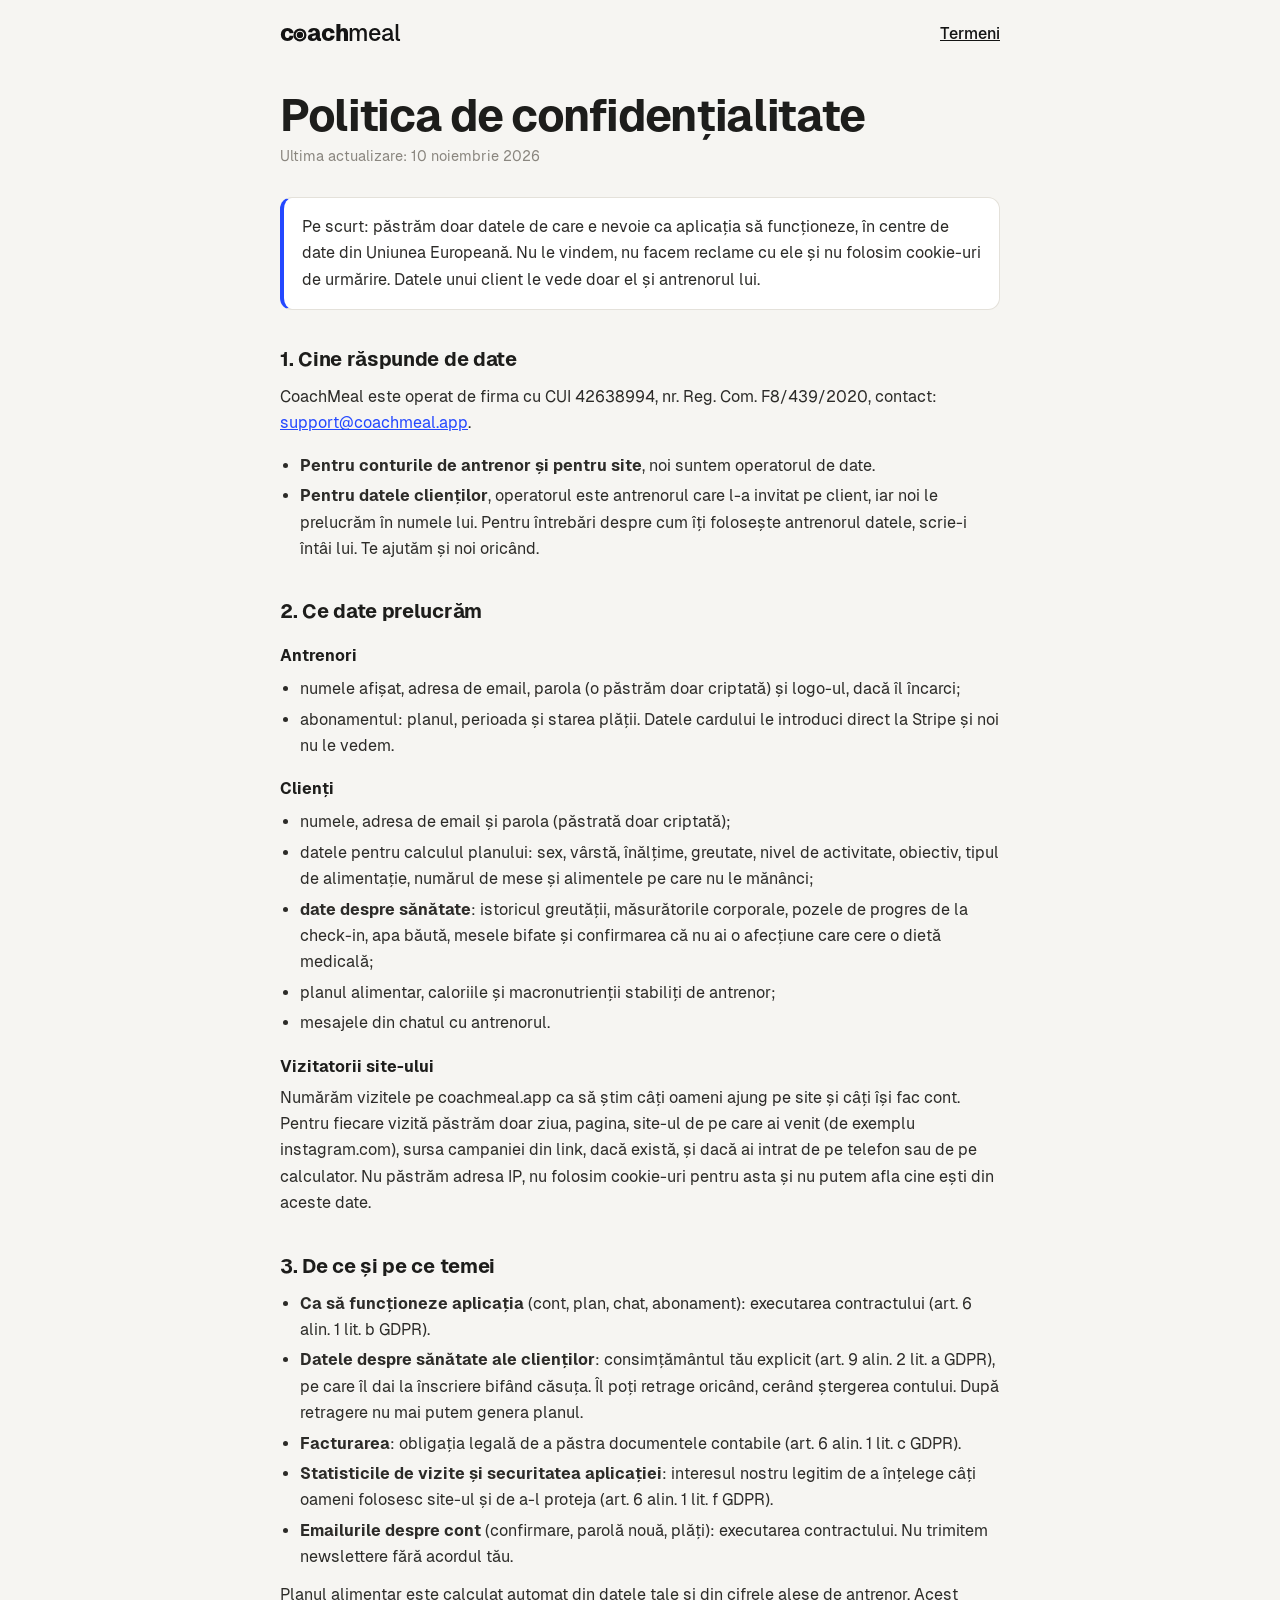
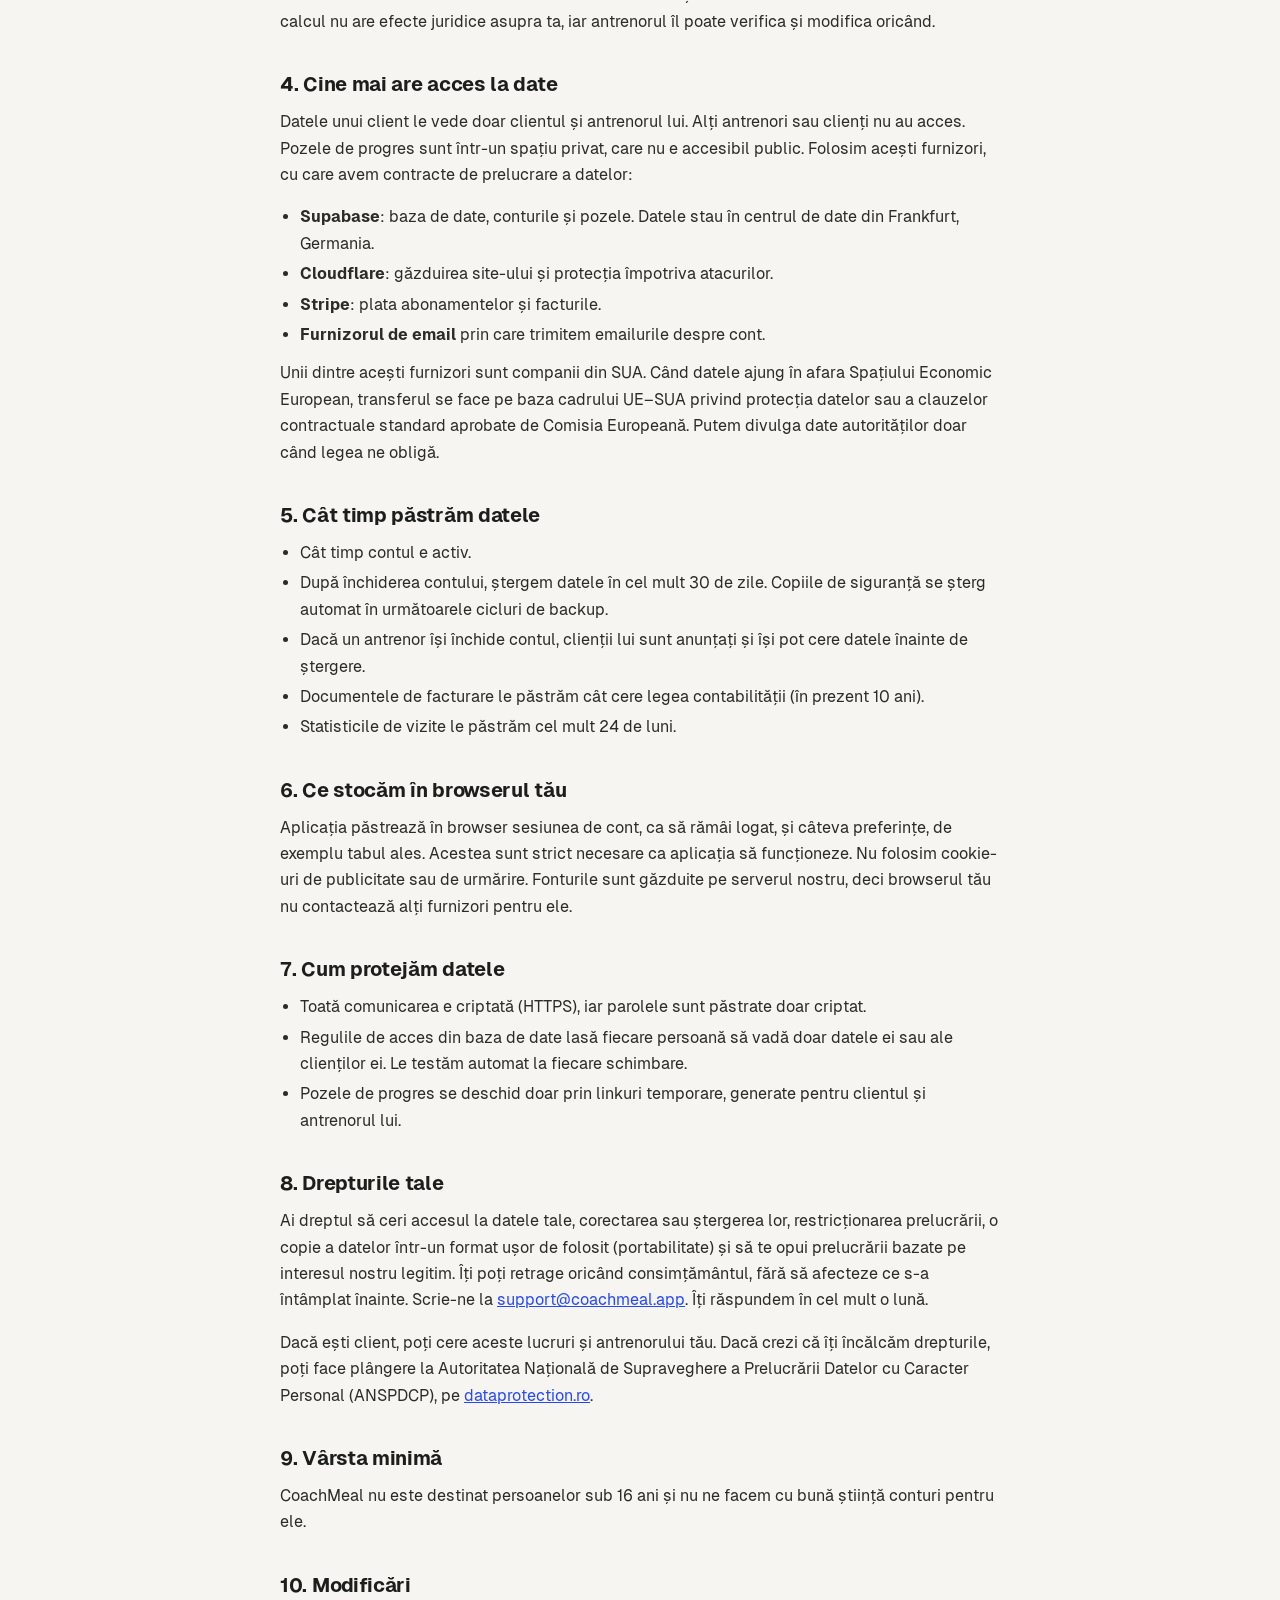
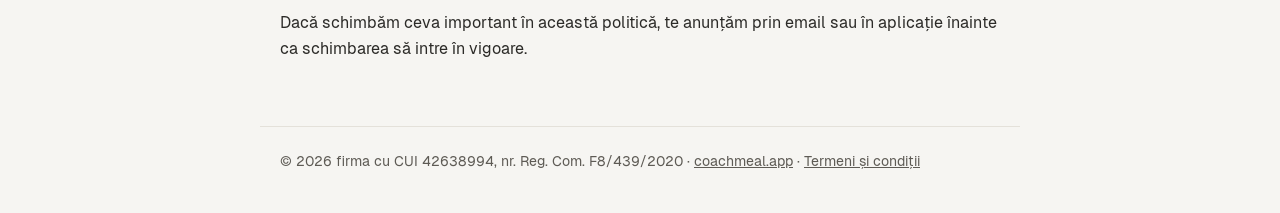
<file: site/confidentialitate.html>
<!doctype html>
<html lang="ro">
<head>
<meta charset="utf-8">
<meta name="viewport" content="width=device-width, initial-scale=1">
<title>Politica de confidențialitate · CoachMeal</title>
<meta name="description" content="Ce date personale prelucrează CoachMeal, de ce, cât timp le păstrăm și ce drepturi ai.">
<link rel="icon" href="assets/icons/icon-192.png">
<link rel="stylesheet" href="assets/fonts/geist.css">
<link rel="stylesheet" href="assets/app.css">
<link rel="stylesheet" href="assets/legal.css">
<script src="assets/config.js"></script>
</head>
<body class="legal-page">
<header class="legal-top">
  <a class="pt-brand" href="./" aria-label="CoachMeal, prima pagină"><b>c<svg class="pt-o" viewBox="0 0 64 64" aria-hidden="true"><circle cx="32" cy="32" r="30" fill="currentColor"/><circle cx="32" cy="32" r="17" fill="none" stroke="#F6F5F2" stroke-width="5"/></svg>ach</b><span>meal</span></a>
  <nav><a href="termeni.html">Termeni</a></nav>
</header>
<main class="legal">
  <h1>Politica de confidențialitate</h1>
  <p class="upd">Ultima actualizare: 10 noiembrie 2026</p>

  <p class="lead-s">Pe scurt: păstrăm doar datele de care e nevoie ca aplicația să funcționeze, în centre de date din Uniunea Europeană. Nu le vindem, nu facem reclame cu ele și nu folosim cookie-uri de urmărire. Datele unui client le vede doar el și antrenorul lui.</p>

  <h2>1. Cine răspunde de date</h2>
  <p>CoachMeal este operat de <span data-co="who">firma noastră</span>, contact: <span data-co="mail">adresa de email din subsolul site-ului</span>.</p>
  <ul>
    <li><b>Pentru conturile de antrenor și pentru site</b>, noi suntem operatorul de date.</li>
    <li><b>Pentru datele clienților</b>, operatorul este antrenorul care l-a invitat pe client, iar noi le prelucrăm în numele lui. Pentru întrebări despre cum îți folosește antrenorul datele, scrie-i întâi lui. Te ajutăm și noi oricând.</li>
  </ul>

  <h2>2. Ce date prelucrăm</h2>
  <h3>Antrenori</h3>
  <ul>
    <li>numele afișat, adresa de email, parola (o păstrăm doar criptată) și logo-ul, dacă îl încarci;</li>
    <li>abonamentul: planul, perioada și starea plății. Datele cardului le introduci direct la Stripe și noi nu le vedem.</li>
  </ul>
  <h3>Clienți</h3>
  <ul>
    <li>numele, adresa de email și parola (păstrată doar criptată);</li>
    <li>datele pentru calculul planului: sex, vârstă, înălțime, greutate, nivel de activitate, obiectiv, tipul de alimentație, numărul de mese și alimentele pe care nu le mănânci;</li>
    <li><b>date despre sănătate</b>: istoricul greutății, măsurătorile corporale, pozele de progres de la check-in, apa băută, mesele bifate și confirmarea că nu ai o afecțiune care cere o dietă medicală;</li>
    <li>planul alimentar, caloriile și macronutrienții stabiliți de antrenor;</li>
    <li>mesajele din chatul cu antrenorul.</li>
  </ul>
  <h3>Vizitatorii site-ului</h3>
  <p>Numărăm vizitele pe coachmeal.app ca să știm câți oameni ajung pe site și câți își fac cont. Pentru fiecare vizită păstrăm doar ziua, pagina, site-ul de pe care ai venit (de exemplu instagram.com), sursa campaniei din link, dacă există, și dacă ai intrat de pe telefon sau de pe calculator. Nu păstrăm adresa IP, nu folosim cookie-uri pentru asta și nu putem afla cine ești din aceste date.</p>

  <h2>3. De ce și pe ce temei</h2>
  <ul>
    <li><b>Ca să funcționeze aplicația</b> (cont, plan, chat, abonament): executarea contractului (art. 6 alin. 1 lit. b GDPR).</li>
    <li><b>Datele despre sănătate ale clienților</b>: consimțământul tău explicit (art. 9 alin. 2 lit. a GDPR), pe care îl dai la înscriere bifând căsuța. Îl poți retrage oricând, cerând ștergerea contului. După retragere nu mai putem genera planul.</li>
    <li><b>Facturarea</b>: obligația legală de a păstra documentele contabile (art. 6 alin. 1 lit. c GDPR).</li>
    <li><b>Statisticile de vizite și securitatea aplicației</b>: interesul nostru legitim de a înțelege câți oameni folosesc site-ul și de a-l proteja (art. 6 alin. 1 lit. f GDPR).</li>
    <li><b>Emailurile despre cont</b> (confirmare, parolă nouă, plăți): executarea contractului. Nu trimitem newslettere fără acordul tău.</li>
  </ul>
  <p>Planul alimentar este calculat automat din datele tale și din cifrele alese de antrenor. Acest calcul nu are efecte juridice asupra ta, iar antrenorul îl poate verifica și modifica oricând.</p>

  <h2>4. Cine mai are acces la date</h2>
  <p>Datele unui client le vede doar clientul și antrenorul lui. Alți antrenori sau clienți nu au acces. Pozele de progres sunt într-un spațiu privat, care nu e accesibil public. Folosim acești furnizori, cu care avem contracte de prelucrare a datelor:</p>
  <ul>
    <li><b>Supabase</b>: baza de date, conturile și pozele. Datele stau în centrul de date din Frankfurt, Germania.</li>
    <li><b>Cloudflare</b>: găzduirea site-ului și protecția împotriva atacurilor.</li>
    <li><b>Stripe</b>: plata abonamentelor și facturile.</li>
    <li><b>Furnizorul de email</b> prin care trimitem emailurile despre cont.</li>
  </ul>
  <p>Unii dintre acești furnizori sunt companii din SUA. Când datele ajung în afara Spațiului Economic European, transferul se face pe baza cadrului UE–SUA privind protecția datelor sau a clauzelor contractuale standard aprobate de Comisia Europeană. Putem divulga date autorităților doar când legea ne obligă.</p>

  <h2>5. Cât timp păstrăm datele</h2>
  <ul>
    <li>Cât timp contul e activ.</li>
    <li>După închiderea contului, ștergem datele în cel mult 30 de zile. Copiile de siguranță se șterg automat în următoarele cicluri de backup.</li>
    <li>Dacă un antrenor își închide contul, clienții lui sunt anunțați și își pot cere datele înainte de ștergere.</li>
    <li>Documentele de facturare le păstrăm cât cere legea contabilității (în prezent 10 ani).</li>
    <li>Statisticile de vizite le păstrăm cel mult 24 de luni.</li>
  </ul>

  <h2>6. Ce stocăm în browserul tău</h2>
  <p>Aplicația păstrează în browser sesiunea de cont, ca să rămâi logat, și câteva preferințe, de exemplu tabul ales. Acestea sunt strict necesare ca aplicația să funcționeze. Nu folosim cookie-uri de publicitate sau de urmărire. Fonturile sunt găzduite pe serverul nostru, deci browserul tău nu contactează alți furnizori pentru ele.</p>

  <h2>7. Cum protejăm datele</h2>
  <ul>
    <li>Toată comunicarea e criptată (HTTPS), iar parolele sunt păstrate doar criptat.</li>
    <li>Regulile de acces din baza de date lasă fiecare persoană să vadă doar datele ei sau ale clienților ei. Le testăm automat la fiecare schimbare.</li>
    <li>Pozele de progres se deschid doar prin linkuri temporare, generate pentru clientul și antrenorul lui.</li>
  </ul>

  <h2>8. Drepturile tale</h2>
  <p>Ai dreptul să ceri accesul la datele tale, corectarea sau ștergerea lor, restricționarea prelucrării, o copie a datelor într-un format ușor de folosit (portabilitate) și să te opui prelucrării bazate pe interesul nostru legitim. Îți poți retrage oricând consimțământul, fără să afecteze ce s-a întâmplat înainte. Scrie-ne la <span data-co="mail">adresa de email din subsolul site-ului</span>. Îți răspundem în cel mult o lună.</p>
  <p>Dacă ești client, poți cere aceste lucruri și antrenorului tău. Dacă crezi că îți încălcăm drepturile, poți face plângere la Autoritatea Națională de Supraveghere a Prelucrării Datelor cu Caracter Personal (ANSPDCP), pe <a href="https://www.dataprotection.ro" target="_blank" rel="noopener">dataprotection.ro</a>.</p>

  <h2>9. Vârsta minimă</h2>
  <p>CoachMeal nu este destinat persoanelor sub 16 ani și nu ne facem cu bună știință conturi pentru ele.</p>

  <h2>10. Modificări</h2>
  <p>Dacă schimbăm ceva important în această politică, te anunțăm prin email sau în aplicație înainte ca schimbarea să intre în vigoare.</p>
</main>
<footer class="legal-foot"><span data-co="line"></span> · <a href="./">coachmeal.app</a> · <a href="termeni.html">Termeni și condiții</a></footer>
<script src="assets/legal.js"></script>
</body>
</html>
</file>
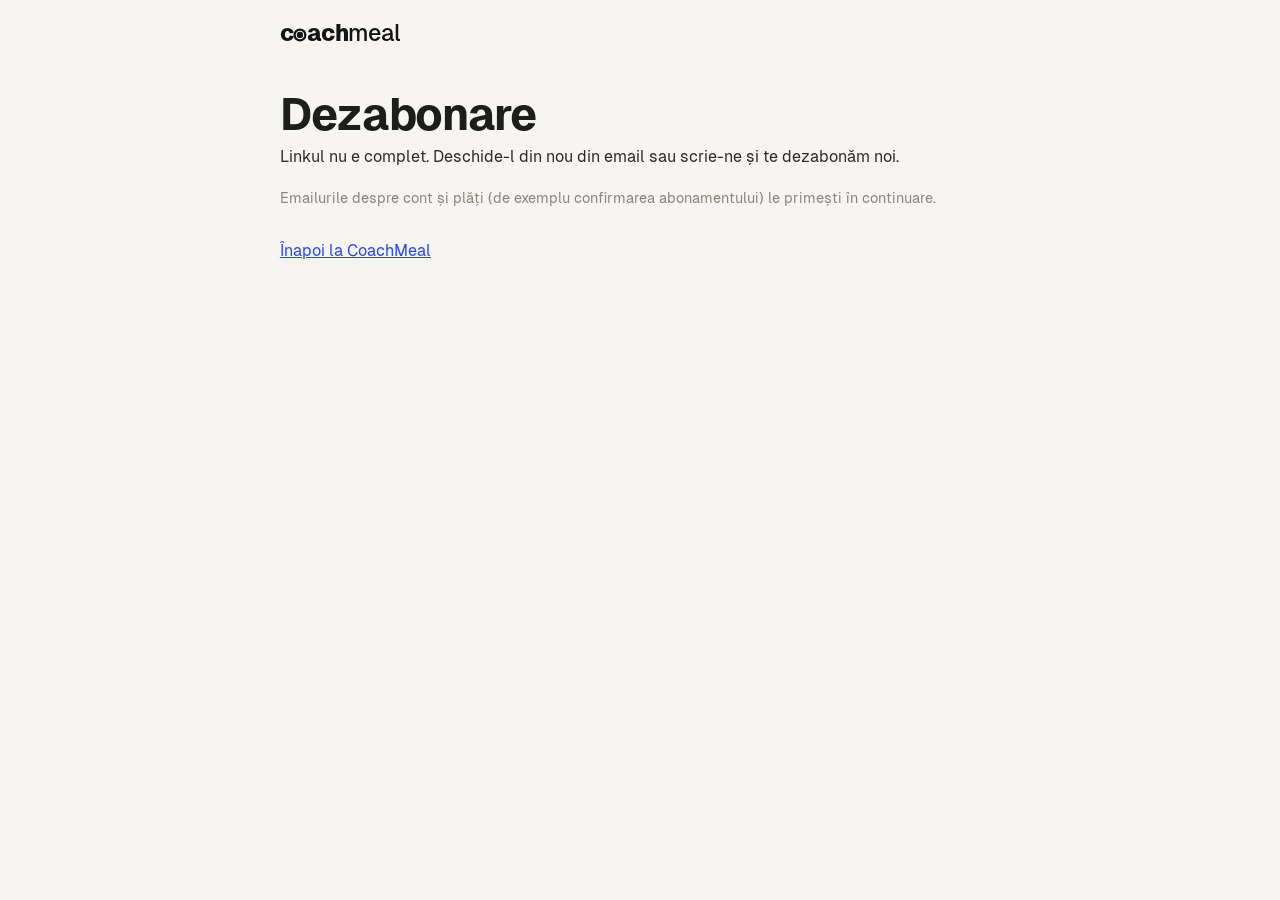
<file: site/dezabonare.html>
<!doctype html>
<html lang="ro">
<head>
<meta charset="utf-8">
<meta name="viewport" content="width=device-width, initial-scale=1">
<meta name="robots" content="noindex">
<title>Dezabonare · CoachMeal</title>
<link rel="icon" href="assets/icons/icon-192.png">
<link rel="stylesheet" href="assets/fonts/geist.css">
<link rel="stylesheet" href="assets/app.css">
<link rel="stylesheet" href="assets/legal.css">
<script src="assets/config.js"></script>
</head>
<body class="legal-page">
<header class="legal-top">
  <a class="pt-brand" href="./" aria-label="CoachMeal, prima pagină"><b>c<svg class="pt-o" viewBox="0 0 64 64" aria-hidden="true"><circle cx="32" cy="32" r="30" fill="currentColor"/><circle cx="32" cy="32" r="17" fill="none" stroke="#F6F5F2" stroke-width="5"/></svg>ach</b><span>meal</span></a>
</header>
<main class="legal">
  <h1>Dezabonare</h1>
  <p id="msg">Te dezabonăm de la emailurile despre perioada de probă…</p>
  <p class="upd">Emailurile despre cont și plăți (de exemplu confirmarea abonamentului) le primești în continuare.</p>
  <p><a href="antrenor.html">Înapoi la CoachMeal</a></p>
</main>
<script>
(function () {
  var t = new URLSearchParams(location.search).get('t') || '', m = document.getElementById('msg');
  var url = (window.APP_CONFIG && window.APP_CONFIG.SUPABASE_URL || '') + '/functions/v1/emails';
  if (!/^[0-9a-f-]{36}$/i.test(t)) { m.textContent = 'Linkul nu e complet. Deschide-l din nou din email sau scrie-ne și te dezabonăm noi.'; return; }
  fetch(url, { method: 'POST', headers: { 'content-type': 'application/json' }, body: JSON.stringify({ stop: t }) })
    .then(function (r) { return r.json(); })
    .then(function (d) { m.textContent = d.ok ? 'Gata, nu-ți mai trimitem emailuri despre perioada de probă.' : 'Nu am găsit contul pentru acest link. Scrie-ne și te dezabonăm noi.'; })
    .catch(function () { m.textContent = 'Nu am putut trimite cererea. Încearcă din nou peste câteva minute sau scrie-ne.'; });
})();
</script>
</body>
</html>
</file>
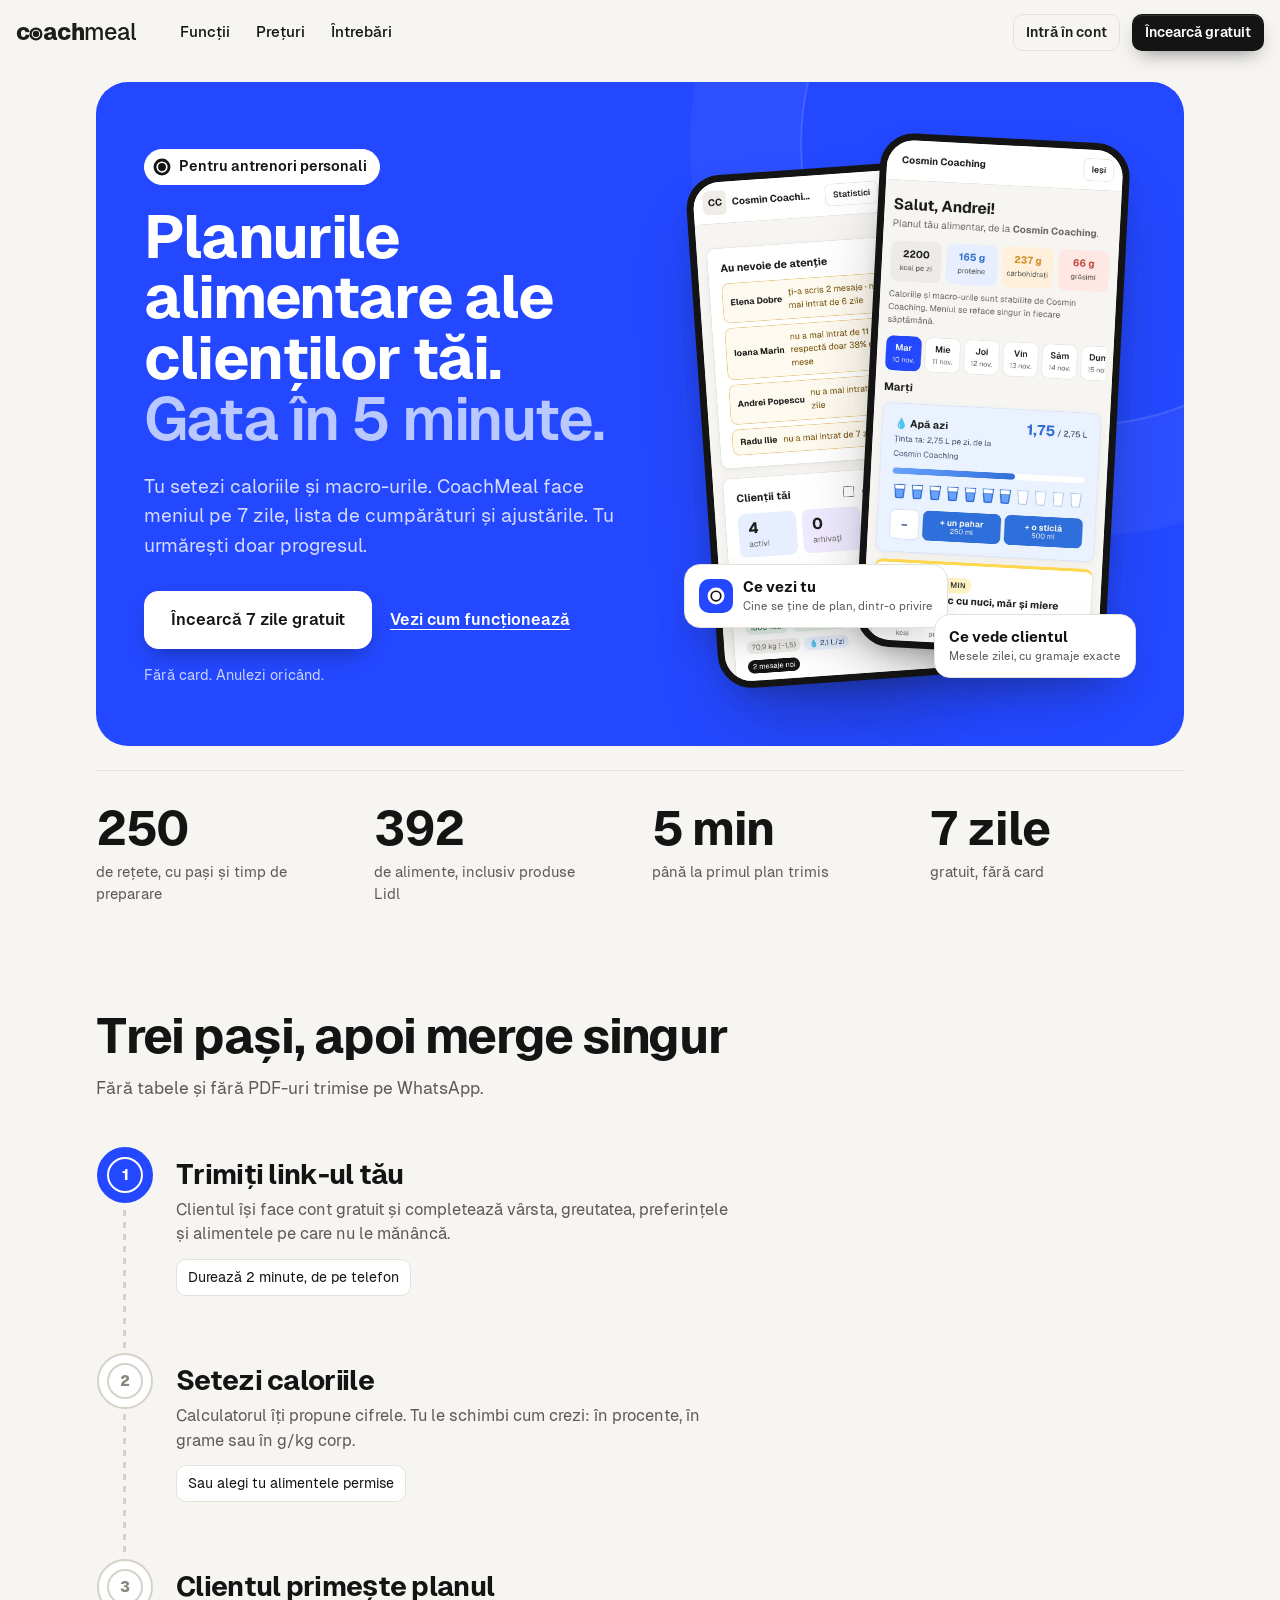
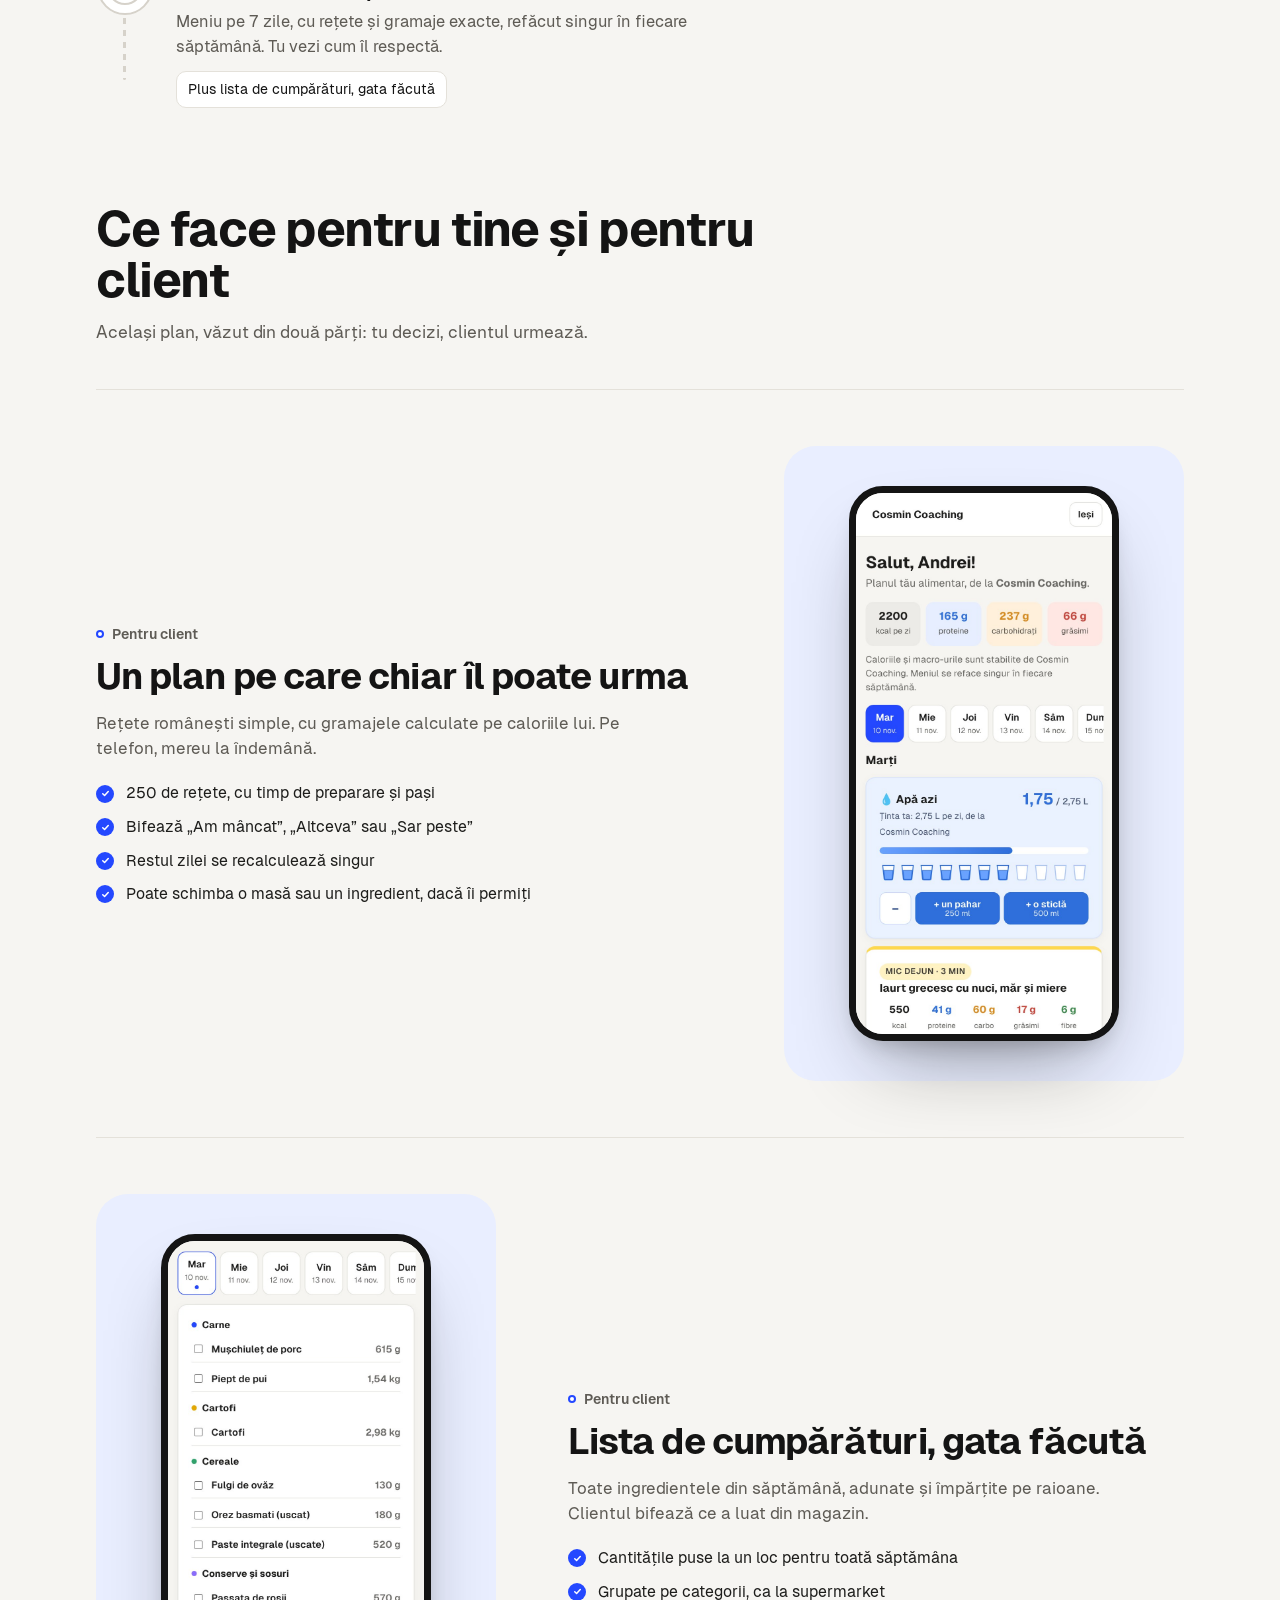
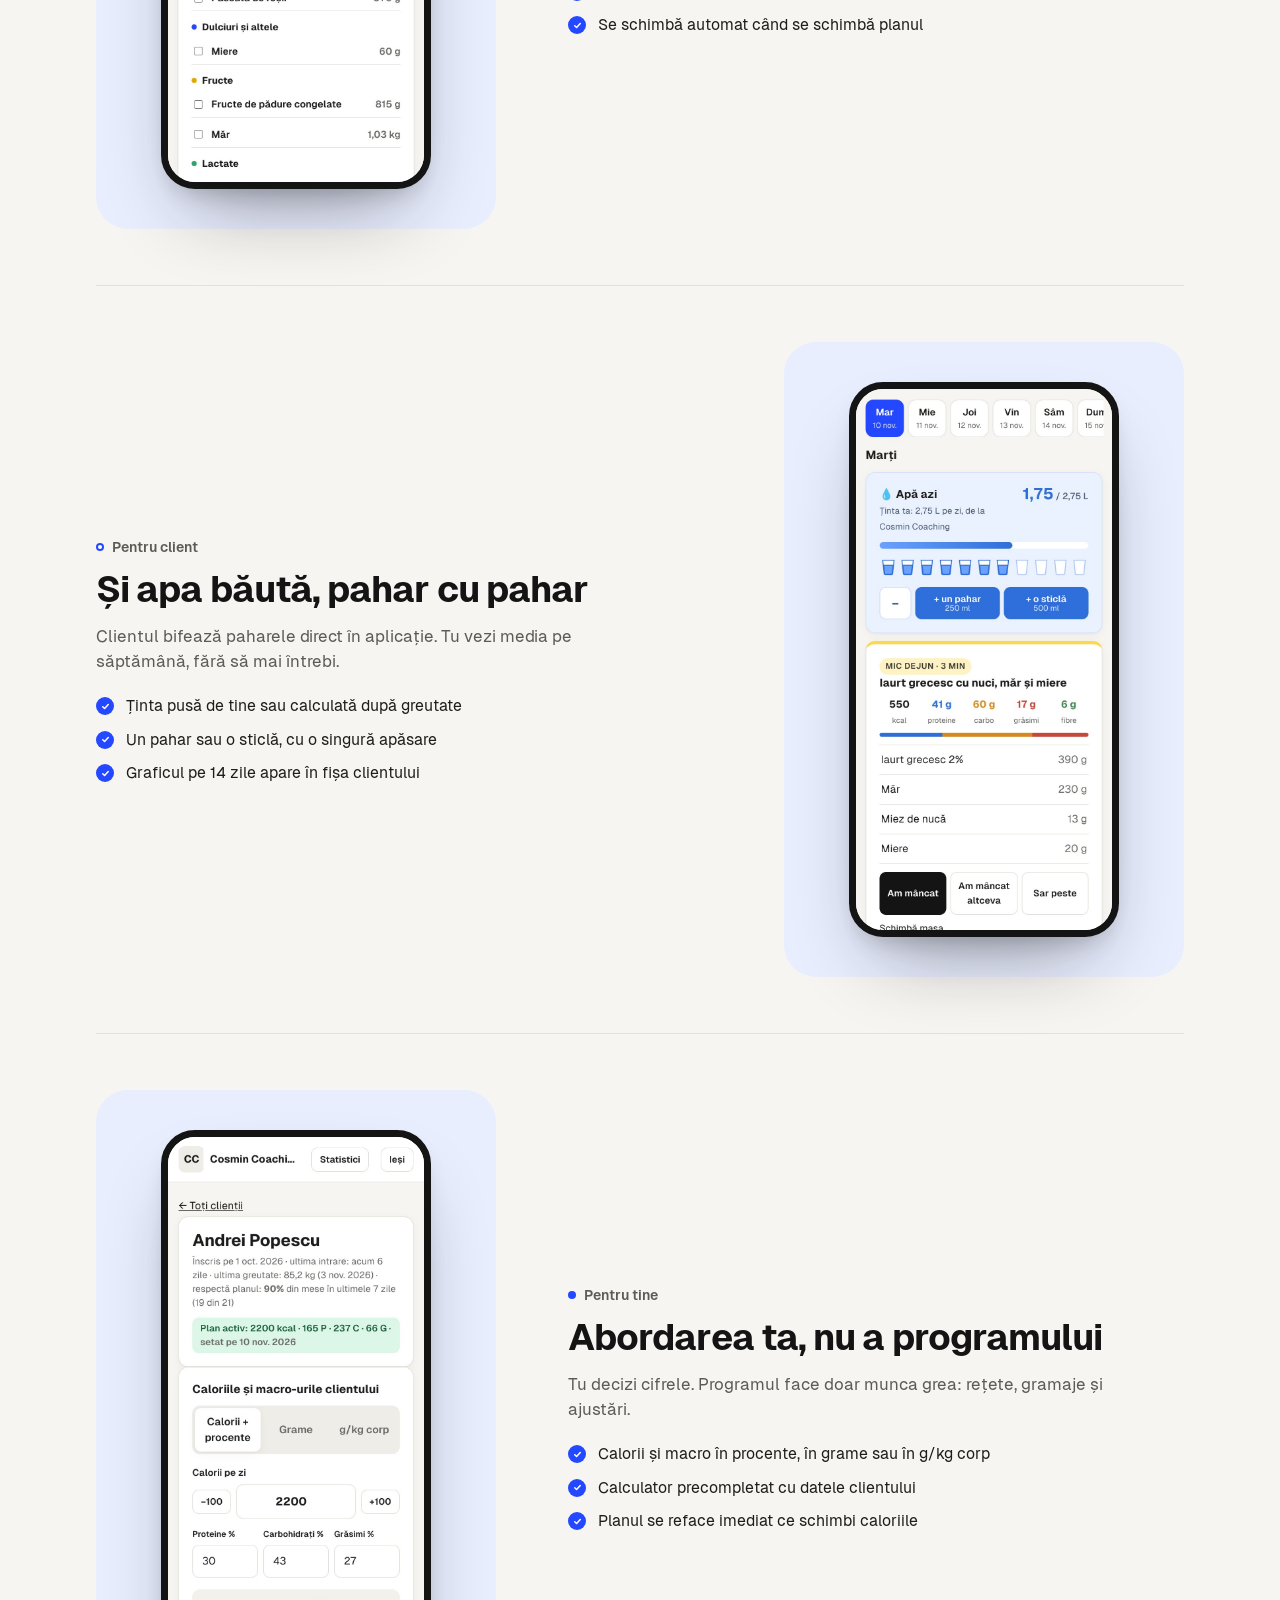
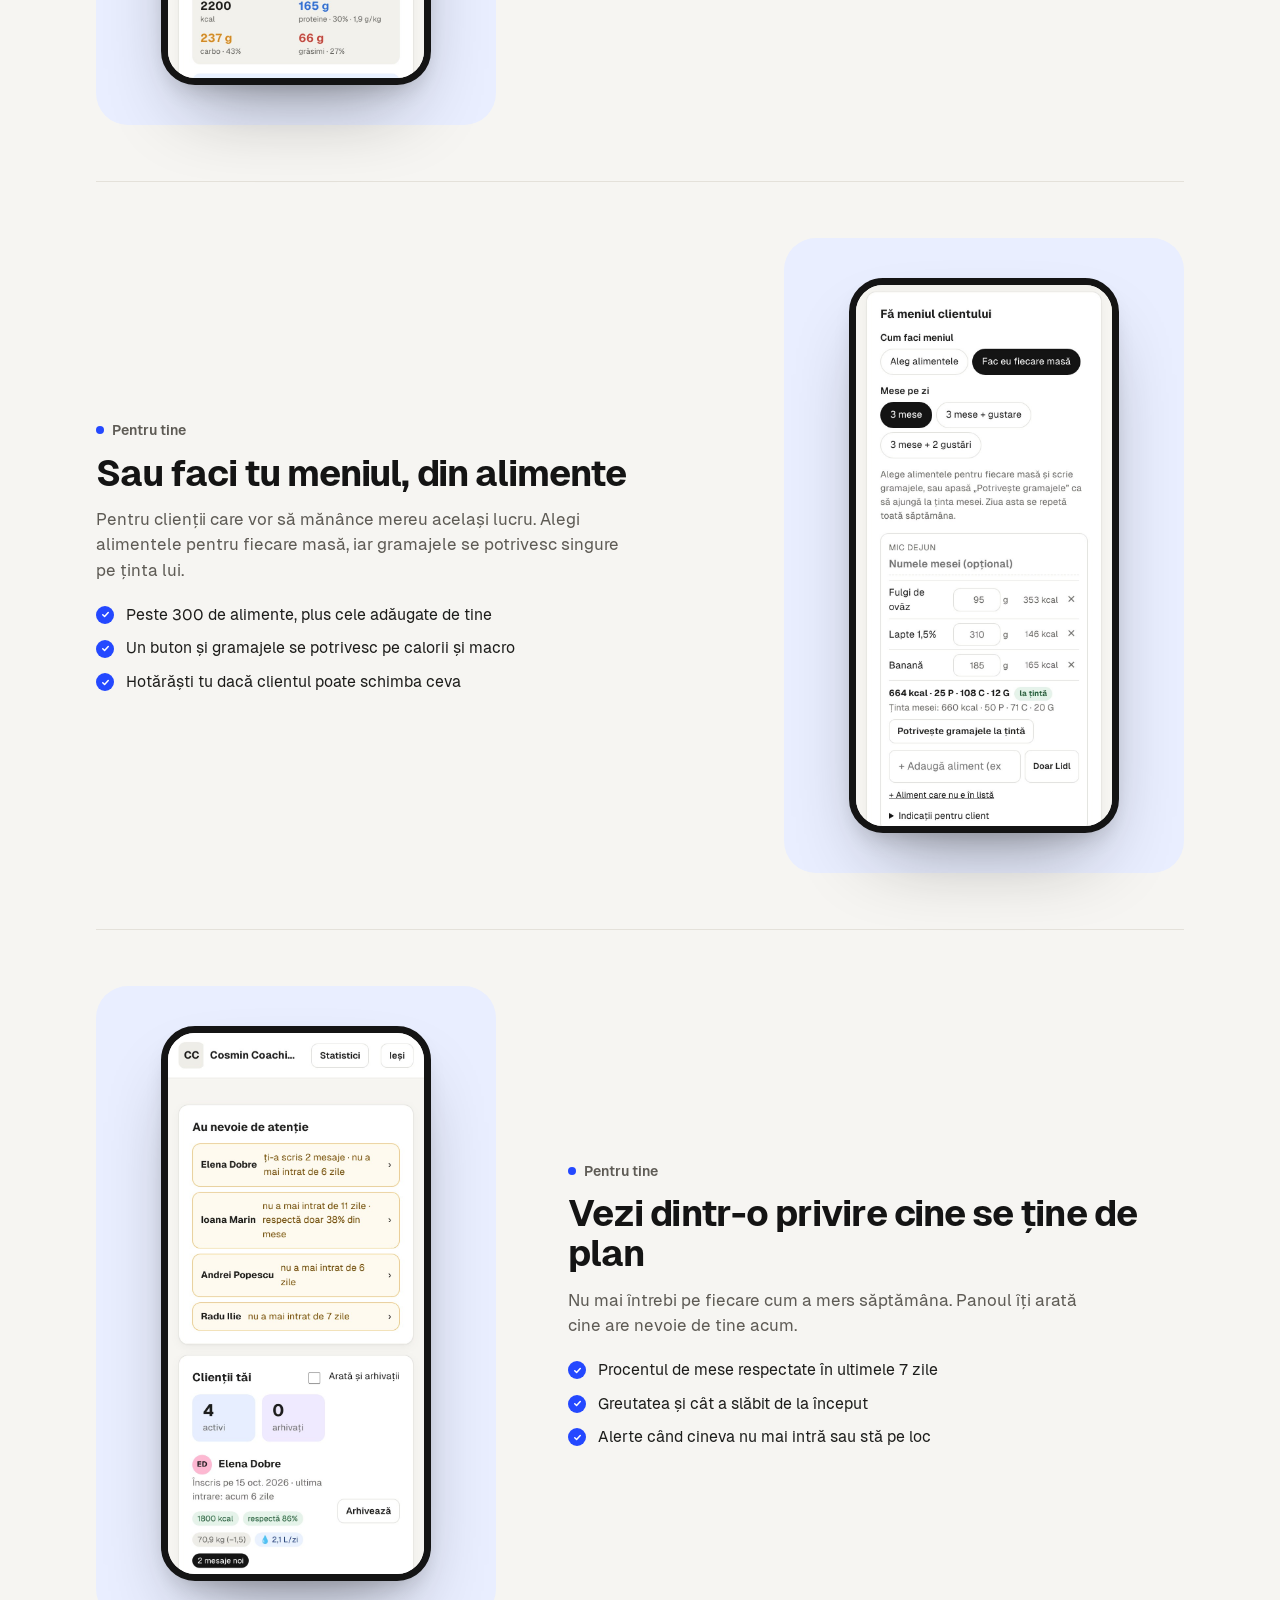
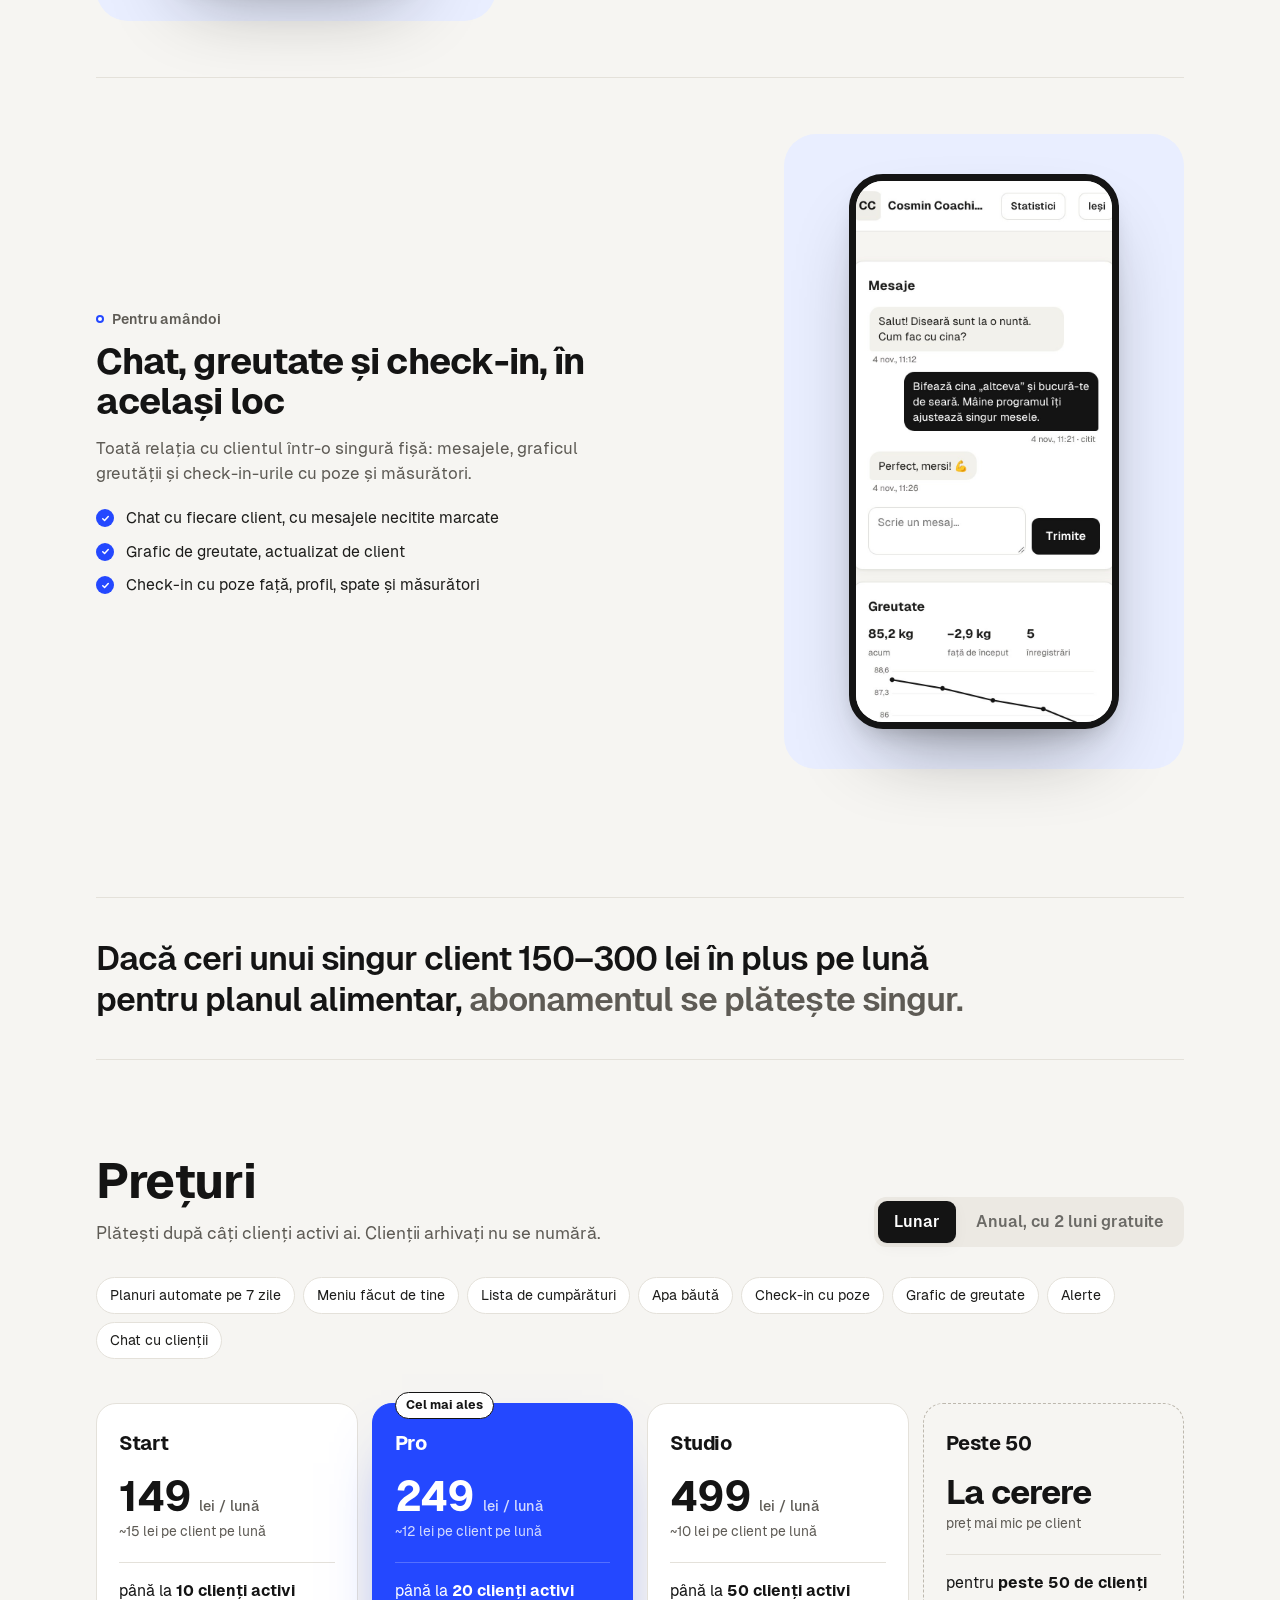
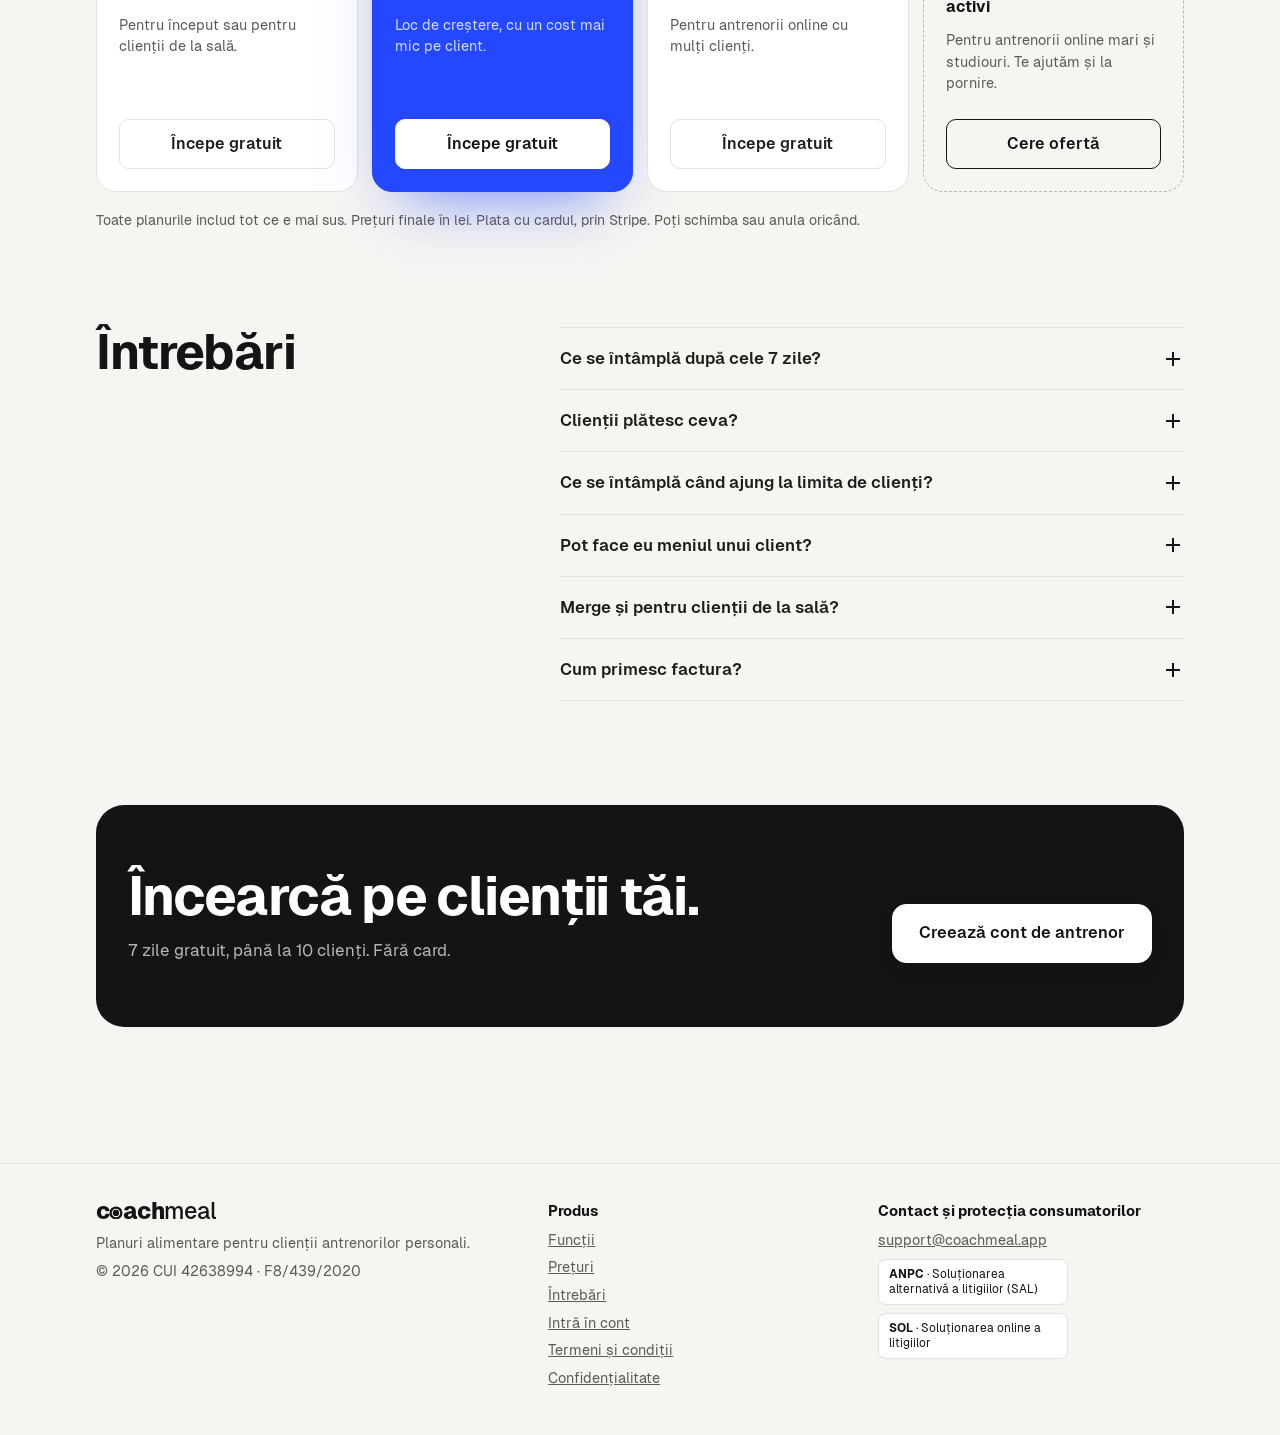
<file: site/preturi.html>
<!doctype html>
<html lang="ro">
<head>
<meta charset="utf-8">
<meta name="viewport" content="width=device-width, initial-scale=1">
<title>Prețuri · CoachMeal</title>
<link rel="canonical" href="https://coachmeal.app/#preturi">
<meta http-equiv="refresh" content="0; url=./#preturi">
<script>location.replace('./#preturi');</script>
</head>
<body style="font-family:system-ui,sans-serif;background:#F6F5F2;color:#141414;padding:40px 16px;text-align:center">
<p>Prețurile sunt acum pe pagina principală: <a href="./#preturi">coachmeal.app</a></p>
</body>
</html>
</file>
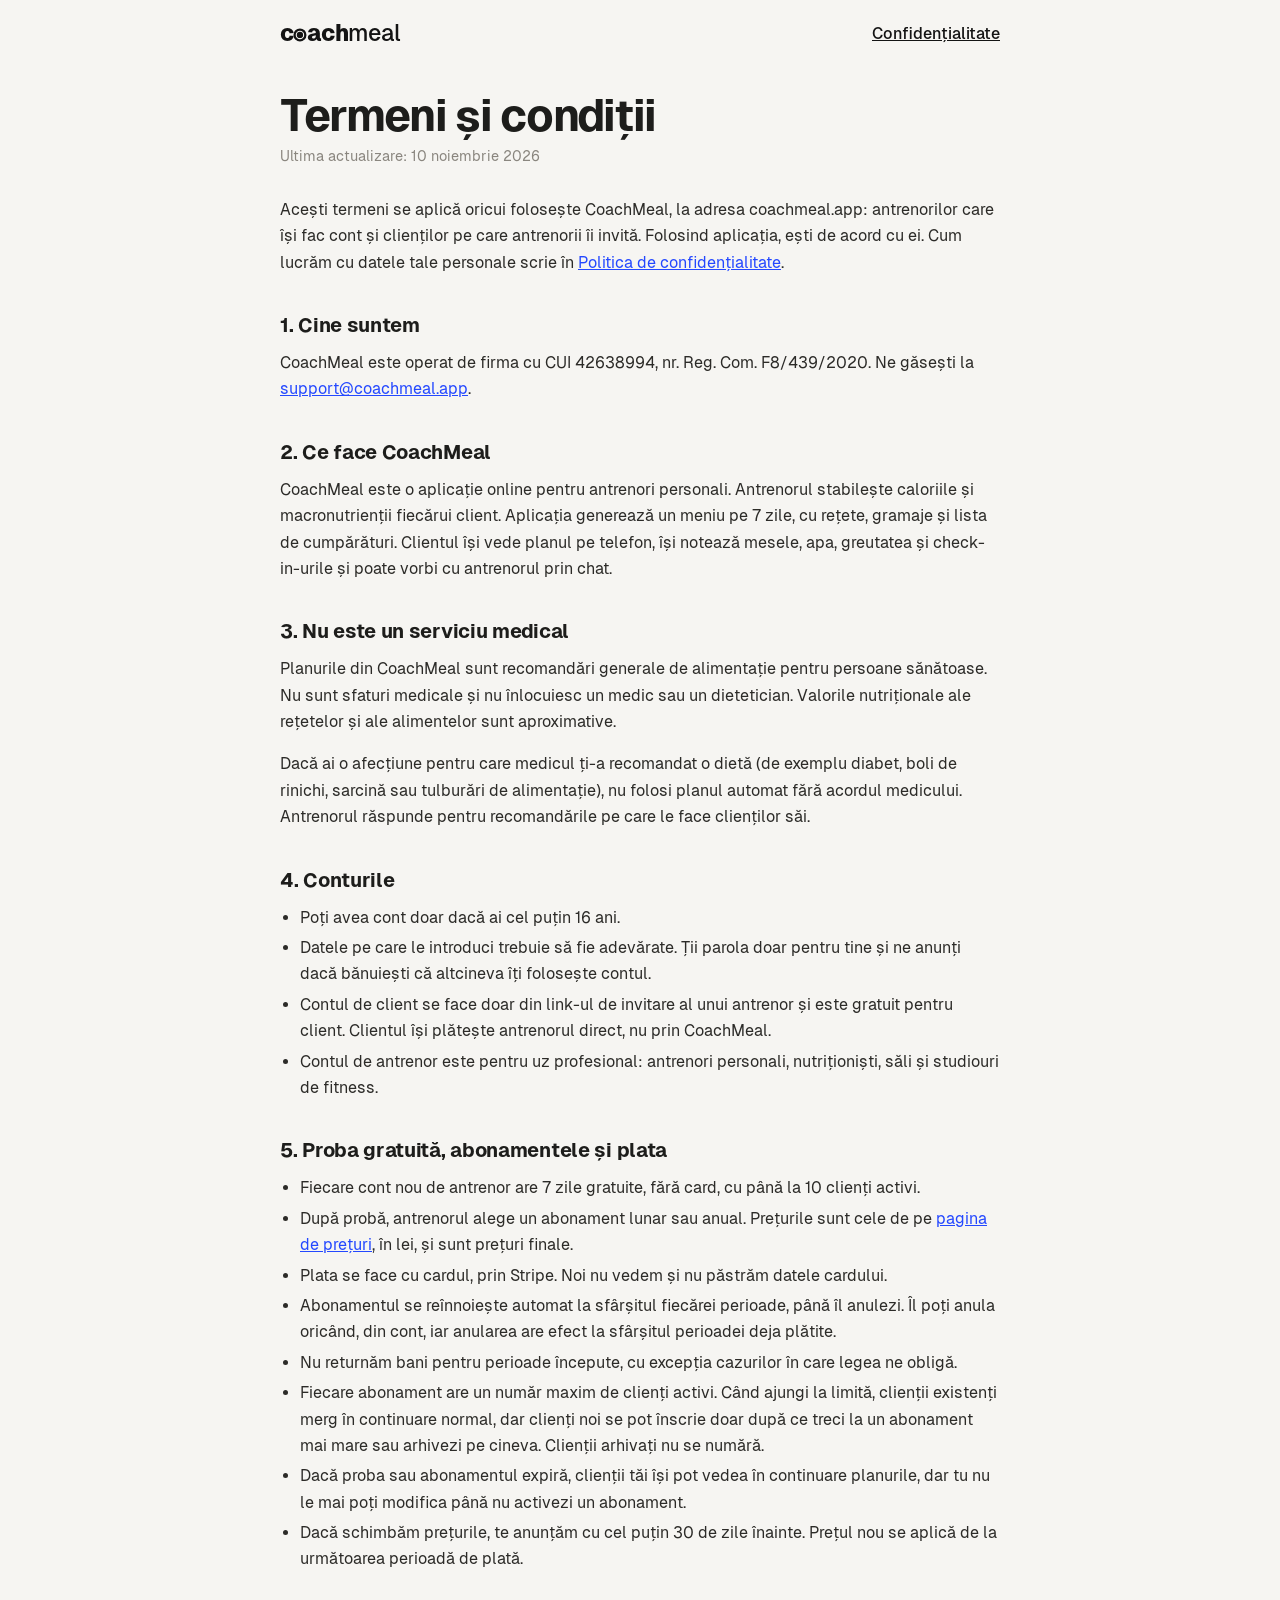
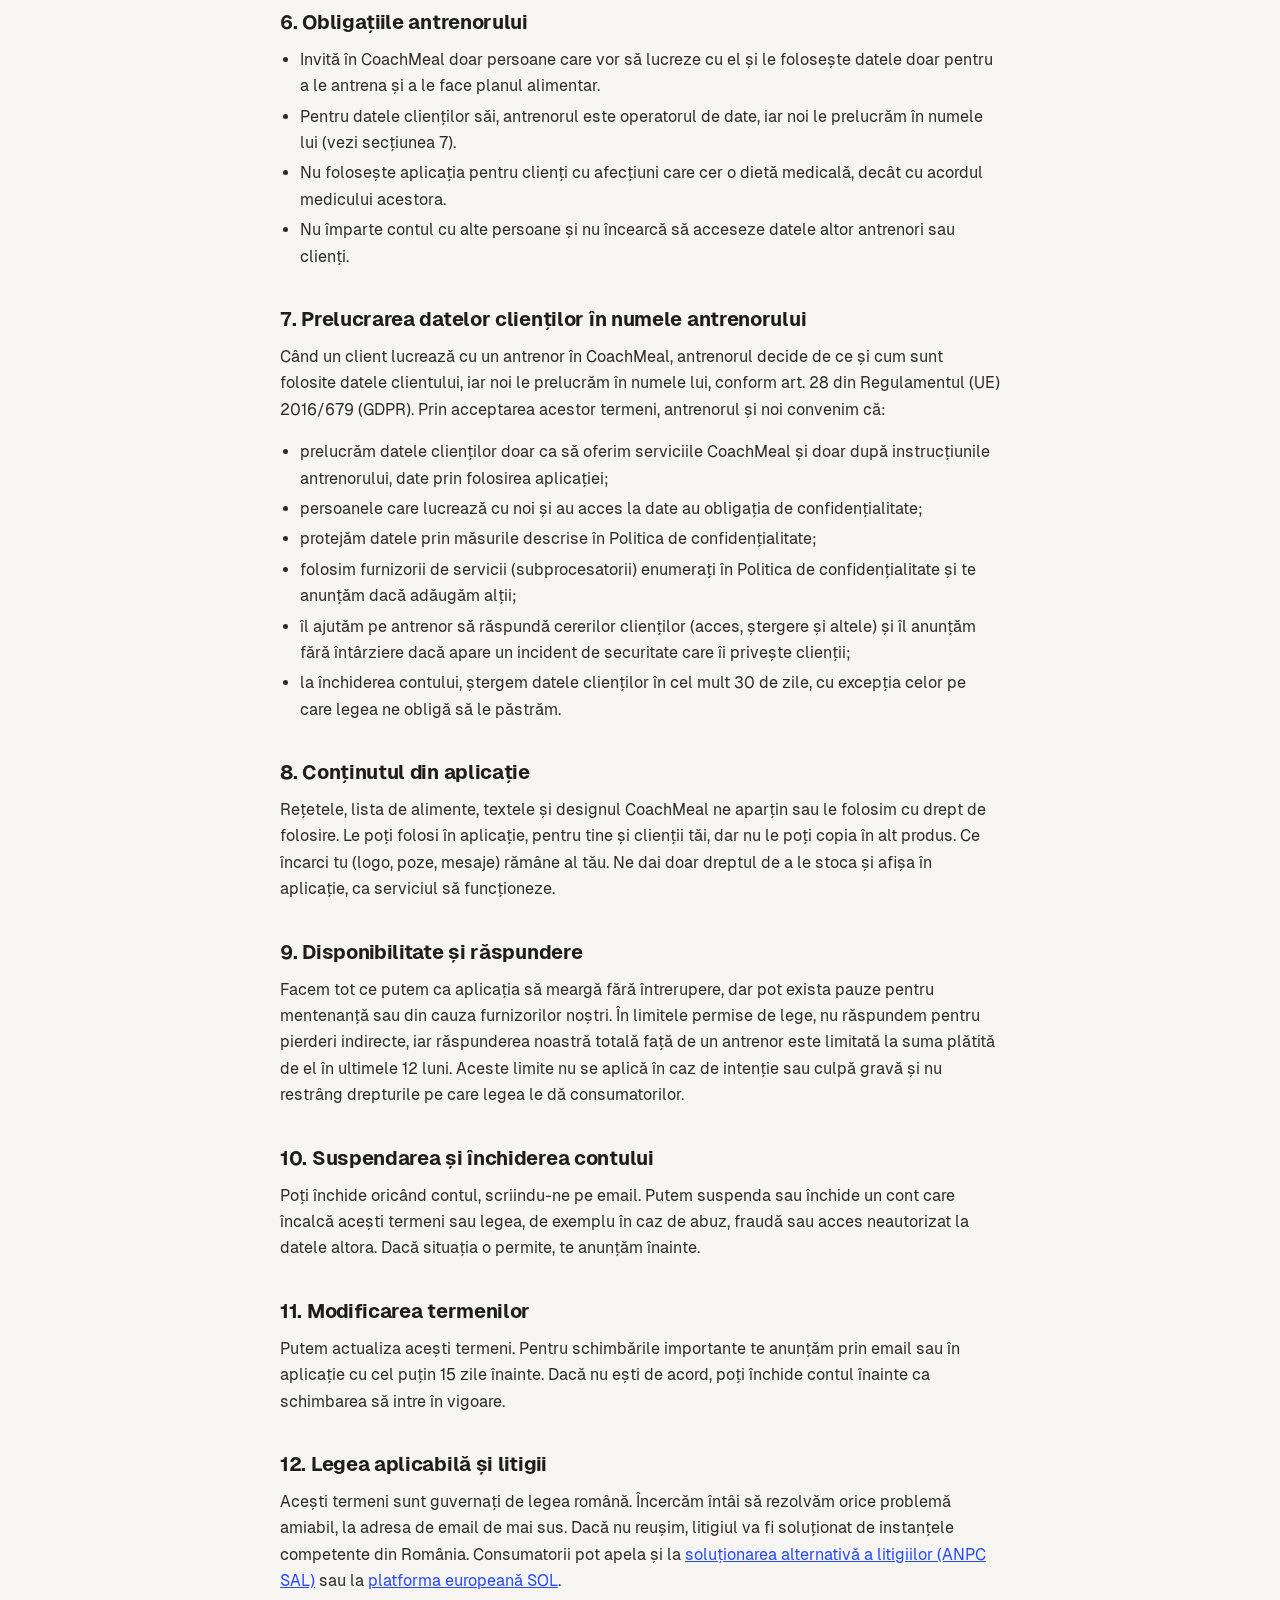
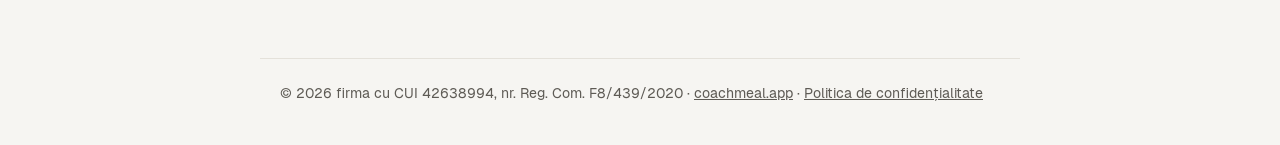
<file: site/termeni.html>
<!doctype html>
<html lang="ro">
<head>
<meta charset="utf-8">
<meta name="viewport" content="width=device-width, initial-scale=1">
<title>Termeni și condiții · CoachMeal</title>
<meta name="description" content="Termenii și condițiile de folosire a CoachMeal, aplicația de planuri alimentare pentru antrenori personali și clienții lor.">
<link rel="icon" href="assets/icons/icon-192.png">
<link rel="stylesheet" href="assets/fonts/geist.css">
<link rel="stylesheet" href="assets/app.css">
<link rel="stylesheet" href="assets/legal.css">
<script src="assets/config.js"></script>
</head>
<body class="legal-page">
<header class="legal-top">
  <a class="pt-brand" href="./" aria-label="CoachMeal, prima pagină"><b>c<svg class="pt-o" viewBox="0 0 64 64" aria-hidden="true"><circle cx="32" cy="32" r="30" fill="currentColor"/><circle cx="32" cy="32" r="17" fill="none" stroke="#F6F5F2" stroke-width="5"/></svg>ach</b><span>meal</span></a>
  <nav><a href="confidentialitate.html">Confidențialitate</a></nav>
</header>
<main class="legal">
  <h1>Termeni și condiții</h1>
  <p class="upd">Ultima actualizare: 10 noiembrie 2026</p>

  <p>Acești termeni se aplică oricui folosește CoachMeal, la adresa coachmeal.app: antrenorilor care își fac cont și clienților pe care antrenorii îi invită. Folosind aplicația, ești de acord cu ei. Cum lucrăm cu datele tale personale scrie în <a href="confidentialitate.html">Politica de confidențialitate</a>.</p>

  <h2>1. Cine suntem</h2>
  <p>CoachMeal este operat de <span data-co="who">firma noastră</span>. Ne găsești la <span data-co="mail">adresa de email din subsolul site-ului</span>.</p>

  <h2>2. Ce face CoachMeal</h2>
  <p>CoachMeal este o aplicație online pentru antrenori personali. Antrenorul stabilește caloriile și macronutrienții fiecărui client. Aplicația generează un meniu pe 7 zile, cu rețete, gramaje și lista de cumpărături. Clientul își vede planul pe telefon, își notează mesele, apa, greutatea și check-in-urile și poate vorbi cu antrenorul prin chat.</p>

  <h2>3. Nu este un serviciu medical</h2>
  <p>Planurile din CoachMeal sunt recomandări generale de alimentație pentru persoane sănătoase. Nu sunt sfaturi medicale și nu înlocuiesc un medic sau un dietetician. Valorile nutriționale ale rețetelor și ale alimentelor sunt aproximative.</p>
  <p>Dacă ai o afecțiune pentru care medicul ți-a recomandat o dietă (de exemplu diabet, boli de rinichi, sarcină sau tulburări de alimentație), nu folosi planul automat fără acordul medicului. Antrenorul răspunde pentru recomandările pe care le face clienților săi.</p>

  <h2>4. Conturile</h2>
  <ul>
    <li>Poți avea cont doar dacă ai cel puțin 16 ani.</li>
    <li>Datele pe care le introduci trebuie să fie adevărate. Ții parola doar pentru tine și ne anunți dacă bănuiești că altcineva îți folosește contul.</li>
    <li>Contul de client se face doar din link-ul de invitare al unui antrenor și este gratuit pentru client. Clientul își plătește antrenorul direct, nu prin CoachMeal.</li>
    <li>Contul de antrenor este pentru uz profesional: antrenori personali, nutriționiști, săli și studiouri de fitness.</li>
  </ul>

  <h2>5. Proba gratuită, abonamentele și plata</h2>
  <ul>
    <li>Fiecare cont nou de antrenor are 7 zile gratuite, fără card, cu până la 10 clienți activi.</li>
    <li>După probă, antrenorul alege un abonament lunar sau anual. Prețurile sunt cele de pe <a href="./#preturi">pagina de prețuri</a>, în lei, și sunt prețuri finale.</li>
    <li>Plata se face cu cardul, prin Stripe. Noi nu vedem și nu păstrăm datele cardului.</li>
    <li>Abonamentul se reînnoiește automat la sfârșitul fiecărei perioade, până îl anulezi. Îl poți anula oricând, din cont, iar anularea are efect la sfârșitul perioadei deja plătite.</li>
    <li>Nu returnăm bani pentru perioade începute, cu excepția cazurilor în care legea ne obligă.</li>
    <li>Fiecare abonament are un număr maxim de clienți activi. Când ajungi la limită, clienții existenți merg în continuare normal, dar clienți noi se pot înscrie doar după ce treci la un abonament mai mare sau arhivezi pe cineva. Clienții arhivați nu se numără.</li>
    <li>Dacă proba sau abonamentul expiră, clienții tăi își pot vedea în continuare planurile, dar tu nu le mai poți modifica până nu activezi un abonament.</li>
    <li>Dacă schimbăm prețurile, te anunțăm cu cel puțin 30 de zile înainte. Prețul nou se aplică de la următoarea perioadă de plată.</li>
  </ul>

  <h2>6. Obligațiile antrenorului</h2>
  <ul>
    <li>Invită în CoachMeal doar persoane care vor să lucreze cu el și le folosește datele doar pentru a le antrena și a le face planul alimentar.</li>
    <li>Pentru datele clienților săi, antrenorul este operatorul de date, iar noi le prelucrăm în numele lui (vezi secțiunea 7).</li>
    <li>Nu folosește aplicația pentru clienți cu afecțiuni care cer o dietă medicală, decât cu acordul medicului acestora.</li>
    <li>Nu împarte contul cu alte persoane și nu încearcă să acceseze datele altor antrenori sau clienți.</li>
  </ul>

  <h2>7. Prelucrarea datelor clienților în numele antrenorului</h2>
  <p>Când un client lucrează cu un antrenor în CoachMeal, antrenorul decide de ce și cum sunt folosite datele clientului, iar noi le prelucrăm în numele lui, conform art. 28 din Regulamentul (UE) 2016/679 (GDPR). Prin acceptarea acestor termeni, antrenorul și noi convenim că:</p>
  <ul>
    <li>prelucrăm datele clienților doar ca să oferim serviciile CoachMeal și doar după instrucțiunile antrenorului, date prin folosirea aplicației;</li>
    <li>persoanele care lucrează cu noi și au acces la date au obligația de confidențialitate;</li>
    <li>protejăm datele prin măsurile descrise în Politica de confidențialitate;</li>
    <li>folosim furnizorii de servicii (subprocesatorii) enumerați în Politica de confidențialitate și te anunțăm dacă adăugăm alții;</li>
    <li>îl ajutăm pe antrenor să răspundă cererilor clienților (acces, ștergere și altele) și îl anunțăm fără întârziere dacă apare un incident de securitate care îi privește clienții;</li>
    <li>la închiderea contului, ștergem datele clienților în cel mult 30 de zile, cu excepția celor pe care legea ne obligă să le păstrăm.</li>
  </ul>

  <h2>8. Conținutul din aplicație</h2>
  <p>Rețetele, lista de alimente, textele și designul CoachMeal ne aparțin sau le folosim cu drept de folosire. Le poți folosi în aplicație, pentru tine și clienții tăi, dar nu le poți copia în alt produs. Ce încarci tu (logo, poze, mesaje) rămâne al tău. Ne dai doar dreptul de a le stoca și afișa în aplicație, ca serviciul să funcționeze.</p>

  <h2>9. Disponibilitate și răspundere</h2>
  <p>Facem tot ce putem ca aplicația să meargă fără întrerupere, dar pot exista pauze pentru mentenanță sau din cauza furnizorilor noștri. În limitele permise de lege, nu răspundem pentru pierderi indirecte, iar răspunderea noastră totală față de un antrenor este limitată la suma plătită de el în ultimele 12 luni. Aceste limite nu se aplică în caz de intenție sau culpă gravă și nu restrâng drepturile pe care legea le dă consumatorilor.</p>

  <h2>10. Suspendarea și închiderea contului</h2>
  <p>Poți închide oricând contul, scriindu-ne pe email. Putem suspenda sau închide un cont care încalcă acești termeni sau legea, de exemplu în caz de abuz, fraudă sau acces neautorizat la datele altora. Dacă situația o permite, te anunțăm înainte.</p>

  <h2>11. Modificarea termenilor</h2>
  <p>Putem actualiza acești termeni. Pentru schimbările importante te anunțăm prin email sau în aplicație cu cel puțin 15 zile înainte. Dacă nu ești de acord, poți închide contul înainte ca schimbarea să intre în vigoare.</p>

  <h2>12. Legea aplicabilă și litigii</h2>
  <p>Acești termeni sunt guvernați de legea română. Încercăm întâi să rezolvăm orice problemă amiabil, la adresa de email de mai sus. Dacă nu reușim, litigiul va fi soluționat de instanțele competente din România. Consumatorii pot apela și la <a href="https://anpc.ro/ce-este-sal/" target="_blank" rel="noopener">soluționarea alternativă a litigiilor (ANPC SAL)</a> sau la <a href="https://ec.europa.eu/consumers/odr" target="_blank" rel="noopener">platforma europeană SOL</a>.</p>
</main>
<footer class="legal-foot"><span data-co="line"></span> · <a href="./">coachmeal.app</a> · <a href="confidentialitate.html">Politica de confidențialitate</a></footer>
<script src="assets/legal.js"></script>
</body>
</html>
</file>
<file: site/assets/fonts/geist.css>
@font-face{font-family:'Geist';font-style:normal;font-display:swap;font-weight:400;src:url(geist-400.woff2) format('woff2')}
@font-face{font-family:'Geist';font-style:normal;font-display:swap;font-weight:500;src:url(geist-500.woff2) format('woff2')}
@font-face{font-family:'Geist';font-style:normal;font-display:swap;font-weight:600;src:url(geist-600.woff2) format('woff2')}
@font-face{font-family:'Geist';font-style:normal;font-display:swap;font-weight:700;src:url(geist-700.woff2) format('woff2')}
@font-face{font-family:'Geist';font-style:normal;font-display:swap;font-weight:800;src:url(geist-800.woff2) format('woff2')}
</file>
<file: site/assets/app.css>
:root {
  --bg: #f6f5f2;
  --card: #ffffff;
  --ink: #1d1d1b;
  --muted: #6b6a66;
  --line: #e4e2dc;
  --accent: #141414;
  --accent-ink: #ffffff;
  --accent-soft: #efede8;
  --danger: #b3261e;
  --danger-soft: #fbeae8;
  --ok-soft: #e6f3ea;
  --radius: 14px;
  --shadow: 0 1px 2px rgba(0,0,0,.04), 0 4px 16px rgba(0,0,0,.04);
}
* { box-sizing: border-box; }
html, body { margin: 0; }
body {
  font: 16px/1.5 "Geist", system-ui, -apple-system, "Segoe UI", Roboto, sans-serif;
  background: var(--bg); color: var(--ink);
  -webkit-font-smoothing: antialiased;
}
[hidden] { display: none !important; }
a { color: var(--accent); }
h1, h2, .display { font-family: 'Geist', ui-sans-serif, system-ui, sans-serif; }
h1 { font-size: 1.6rem; line-height: 1.2; margin: 0 0 .4rem; letter-spacing: -.01em; }
h2 { font-size: 1.1rem; margin: 0 0 .75rem; }
p { margin: 0 0 1rem; }
code { background: #efede8; padding: .1em .35em; border-radius: 6px; font-size: .9em; }

.wrap { max-width: 960px; margin: 0 auto; padding: 24px 16px 64px; }
.narrow { max-width: 440px; }
.muted { color: var(--muted); }
.small { font-size: .875rem; }
.center { text-align: center; }
.row { display: flex; gap: 12px; align-items: center; flex-wrap: wrap; }
.spacer { flex: 1; }
.stack > * + * { margin-top: 16px; }

.topbar {
  display: flex; align-items: center; gap: 12px;
  padding: 14px 16px; background: var(--card); border-bottom: 1px solid var(--line);
}
.topbar .brand { font-weight: 700; display: flex; align-items: center; gap: 10px; min-width: 0; }
.topbar .brand span { overflow: hidden; text-overflow: ellipsis; white-space: nowrap; }

.logo {
  width: 40px; height: 40px; border-radius: 10px; object-fit: contain;
  background: #fff; border: 1px solid var(--line); flex: none;
}
.logo-lg { width: 88px; height: 88px; border-radius: 18px; }
.logo-ph {
  display: inline-grid; place-items: center; font-weight: 700; color: var(--accent);
  background: var(--accent-soft); border: 0;
}

.card {
  background: var(--card); border: 1px solid var(--line); border-radius: var(--radius);
  padding: 20px; box-shadow: var(--shadow);
}
.grid { display: grid; gap: 16px; grid-template-columns: 1fr; }
@media (min-width: 760px) { .grid-2 { grid-template-columns: 1fr 1fr; } }

label { display: block; font-weight: 600; font-size: .9rem; margin: 0 0 6px; }
.field { margin-bottom: 14px; }
input[type=text], input[type=email], input[type=password] {
  width: 100%; padding: 12px 14px; font: inherit; color: inherit;
  border: 1px solid var(--line); border-radius: 10px; background: #fff;
}
input:focus { outline: 2px solid var(--accent); outline-offset: 1px; border-color: transparent; }
.check { display: flex; gap: 10px; align-items: flex-start; font-weight: 400; font-size: .9rem; }
.check input { margin-top: 4px; width: 18px; height: 18px; flex: none; }

.btn {
  display: inline-flex; align-items: center; justify-content: center; gap: 8px;
  padding: 12px 18px; border-radius: 10px; border: 1px solid transparent;
  font: inherit; font-weight: 600; cursor: pointer; text-decoration: none;
  background: var(--accent); color: var(--accent-ink);
}
.btn:disabled { opacity: .6; cursor: default; }
.btn-block { width: 100%; }
.btn-ghost { background: transparent; color: var(--ink); border-color: var(--line); }
.btn-sm { padding: 7px 12px; font-size: .875rem; }
.linkbtn { background: none; border: 0; padding: 0; color: var(--accent); font: inherit; cursor: pointer; text-decoration: underline; }

.msg { padding: 10px 12px; border-radius: 10px; font-size: .9rem; margin: 0 0 14px; background: var(--danger-soft); color: var(--danger); }
.msg-ok { background: var(--ok-soft); color: #1d5b33; }
.msg-info { background: var(--accent-soft); color: var(--accent); }

.invite {
  display: flex; gap: 8px; align-items: center;
  background: var(--accent-soft); border-radius: 10px; padding: 10px 12px;
  word-break: break-all; font-size: .95rem;
}
.code { font: 700 1.4rem/1 ui-monospace, SFMono-Regular, Menlo, monospace; letter-spacing: .12em; }

.stats { display: flex; gap: 24px; flex-wrap: wrap; }
.stat b { display: block; font-size: 1.6rem; line-height: 1.1; }
.stat span { color: var(--muted); font-size: .85rem; }

.list { list-style: none; margin: 0; padding: 0; }
.list li {
  display: flex; align-items: center; gap: 12px; flex-wrap: wrap;
  padding: 12px 0; border-top: 1px solid var(--line);
}
.list li:first-child { border-top: 0; }
.list .who { flex: 1; min-width: 160px; }
.list .who b { display: block; }
.badge { font-size: .75rem; padding: 2px 8px; border-radius: 99px; background: #efede8; color: var(--muted); }

.loading { padding: 64px 16px; text-align: center; color: var(--muted); }
.tabs { display: flex; gap: 4px; background: #efede8; padding: 4px; border-radius: 12px; margin-bottom: 18px; }
.tabs button { flex: 1; border: 0; background: transparent; padding: 9px; border-radius: 9px; font: inherit; font-weight: 600; color: var(--muted); cursor: pointer; }
.tabs button.on { background: #fff; color: var(--ink); box-shadow: var(--shadow); }

/* ---- etapa 2: formulare, calculatorul antrenorului ---- */
.narrow-md { max-width: 640px; }
input[type=number], input[type=search], select {
  width: 100%; padding: 12px 14px; font: inherit; color: inherit;
  border: 1px solid var(--line); border-radius: 10px; background: #fff;
}
select { appearance: none; background-image: linear-gradient(45deg, transparent 50%, var(--muted) 50%), linear-gradient(135deg, var(--muted) 50%, transparent 50%); background-position: calc(100% - 18px) 52%, calc(100% - 13px) 52%; background-size: 5px 5px; background-repeat: no-repeat; padding-right: 34px; }
input:disabled { background: #f3f1ec; color: var(--muted); }
.row3 { display: grid; grid-template-columns: repeat(3, 1fr); gap: 10px; }
@media (max-width: 440px) { .row3 { gap: 8px; } .row3 label { font-size: .8rem; } }
.seg { display: flex; flex-wrap: wrap; gap: 6px; }
.seg button { border: 1px solid var(--line); background: #fff; border-radius: 99px; padding: 8px 14px; font: inherit; font-size: .9rem; cursor: pointer; color: var(--ink); }
.seg button.on { background: var(--accent); border-color: var(--accent); color: #fff; }
.tabs button.on { background: #fff; color: var(--ink); box-shadow: var(--shadow); }
.linkbtn.small { font-size: .82rem; }

.who-btn { background: none; border: 0; padding: 0; font: inherit; color: inherit; text-align: left; cursor: pointer; display: flex; flex-direction: column; gap: 2px; align-items: flex-start; }
.who-btn:hover b { color: var(--accent); }
.who-btn .badge { margin-top: 4px; }
.badge-ok { background: var(--ok-soft); color: #1d5b33; }
.badge-warn { background: #fff4e0; color: #7a4d00; }

.pill { display: inline-block; margin: 12px 0 0; padding: 6px 12px; border-radius: 10px; font-size: .88rem; font-weight: 600; }
.pill-ok { background: var(--ok-soft); color: #1d5b33; }
.pill-warn { background: #fff4e0; color: #7a4d00; }
.card-alert { border-color: #f0c77a; background: #fffaf0; }
.prop + .prop { border-top: 1px solid var(--line); padding-top: 12px; margin-top: 12px; }

.facts { display: grid; grid-template-columns: 1fr 1fr; gap: 10px 16px; }
.facts span { display: block; font-size: .78rem; color: var(--muted); }
.facts b { font-size: .95rem; }
.sug { display: grid; grid-template-columns: repeat(3, 1fr); gap: 8px; background: #f3f1ec; border-radius: 12px; padding: 12px; margin: 4px 0 10px; }
.sug span { display: block; font-size: .74rem; color: var(--muted); }
.sug b { font-size: .98rem; }
.sug-m { grid-column: 1 / -1; font-size: .85rem; color: var(--muted); }
.kcal-row { display: flex; gap: 8px; align-items: center; }
.kcal-row input { flex: 1; text-align: center; font-weight: 700; font-size: 1.1rem; }
.tsum { display: grid; grid-template-columns: repeat(4, 1fr); gap: 8px; background: #f3f1ec; border-radius: 12px; padding: 12px; margin: 4px 0 14px; }
.tsum b { display: block; font-size: 1.1rem; }
.tsum span { font-size: .72rem; color: var(--muted); line-height: 1.3; display: block; }
.tsum .t-p b { color: #2f6fdb; } .tsum .t-c b { color: #d98a1c; } .tsum .t-f b { color: #c8463b; }
@media (max-width: 460px) { .tsum { grid-template-columns: 1fr 1fr; } }
.msg-warn { background: #fff4e0; color: #7a4d00; }

/* ---- grafic + check-in ---- */
.chart { display: block; width: 100%; height: auto; margin: 6px 0 4px; }
.chart-stats { display: grid; grid-template-columns: repeat(3, 1fr); gap: 8px; margin: 4px 0 6px; }
.chart-stats b { display: block; font-size: 1.05rem; }
.chart-stats span { font-size: .74rem; color: var(--muted); }
.ck-poses { display: grid; grid-template-columns: repeat(3, 1fr); gap: 8px; margin-bottom: 14px; }
.ck-pose { position: relative; aspect-ratio: 3 / 4; border: 1.5px dashed var(--line); border-radius: 12px; background: #faf9f6; display: grid; place-items: center; text-align: center; cursor: pointer; overflow: hidden; font-size: .82rem; color: var(--muted); }
.ck-pose img { position: absolute; inset: 0; width: 100%; height: 100%; object-fit: cover; }
.ck-pose b { display: block; color: var(--ink); font-size: .88rem; }
.ck-pose.has { border-style: solid; }
.ck-pose .x { position: absolute; top: 6px; right: 6px; background: rgba(0,0,0,.6); color: #fff; border: 0; border-radius: 99px; width: 26px; height: 26px; font: inherit; cursor: pointer; z-index: 1; }
.ck-ms { display: grid; grid-template-columns: repeat(3, 1fr); gap: 8px; }
.ck-ms .field { margin-bottom: 8px; }
@media (max-width: 420px) { .ck-ms { grid-template-columns: repeat(2, 1fr); } }
.ck-list { list-style: none; padding: 0; margin: 12px 0 0; }
.ck-list > li { border-top: 1px solid var(--line); padding: 12px 0; }
.ck-head { display: flex; justify-content: space-between; gap: 10px; align-items: baseline; flex-wrap: wrap; }
.ck-thumbs { display: flex; gap: 6px; margin-top: 8px; flex-wrap: wrap; }
.ck-thumbs a { display: block; width: 76px; aspect-ratio: 3 / 4; border-radius: 8px; overflow: hidden; background: #efede8; }
.ck-thumbs img { width: 100%; height: 100%; object-fit: cover; display: block; }
.ck-vals { font-size: .88rem; color: var(--muted); margin-top: 4px; }
.ck-compare { display: grid; grid-template-columns: 1fr 1fr; gap: 8px; margin: 8px 0 12px; }
.ck-compare figure { margin: 0; }
.ck-compare img { width: 100%; aspect-ratio: 3 / 4; object-fit: cover; border-radius: 10px; background: #efede8; display: block; }
.ck-compare figcaption { font-size: .78rem; color: var(--muted); margin-top: 4px; text-align: center; }
.ck-table { width: 100%; border-collapse: collapse; font-size: .9rem; margin-top: 6px; }
.ck-table th, .ck-table td { text-align: right; padding: 6px 4px; border-bottom: 1px solid var(--line); }
.ck-table th:first-child, .ck-table td:first-child { text-align: left; }
.ck-table td.down { color: #1d5b33; } .ck-table td.up { color: #7a4d00; }
textarea { width: 100%; padding: 12px 14px; font: inherit; color: inherit; border: 1px solid var(--line); border-radius: 10px; background: #fff; resize: vertical; min-height: 70px; }

/* ---- meniul făcut de antrenor ---- */
.me .mp-slot { font-size: .78rem; color: var(--muted); text-transform: uppercase; letter-spacing: .04em; }
.me-meal { border: 1px solid var(--line); border-radius: 12px; padding: 12px; margin: 0 0 12px; }
.me-mhead { margin-bottom: 8px; }
.me input.me-name { width: 100%; border: 0; border-bottom: 1px dashed var(--line); border-radius: 0; padding: 4px 0; font: inherit; font-weight: 600; font-size: 1rem; background: transparent; }
.me input.me-name:focus { outline: none; border-bottom-color: var(--accent); }
.me-items { list-style: none; margin: 0 0 8px; padding: 0; border-top: 1px solid var(--line); }
.me-items li { display: flex; align-items: center; gap: 8px; padding: 6px 0; border-bottom: 1px solid var(--line); font-size: .92rem; }
.me-iname { flex: 1; min-width: 0; }
.me-iname em { font-style: normal; font-size: .78rem; }
.me-g { display: flex; align-items: center; gap: 4px; font-weight: 400; color: var(--muted); font-size: .85rem; margin: 0; }
.me-g input { width: 72px; padding: 6px 8px; text-align: right; }
.me-k { width: 68px; text-align: right; color: var(--muted); font-size: .82rem; white-space: nowrap; }
.me-del { border: 0; background: none; font-size: 1.3rem; line-height: 1; color: var(--muted); cursor: pointer; padding: 2px 6px; }
.me-del:hover { color: var(--danger); }
.me-tot { font-size: .85rem; line-height: 1.5; }
.me-diff { display: inline-block; font-size: .76rem; font-weight: 600; padding: 1px 8px; border-radius: 99px; margin-left: 4px; }
.me-ok { background: var(--ok-soft); color: #1d5b33; }
.me-near { background: #fff4e0; color: #7a4d00; }
.me-off { background: var(--danger-soft); color: var(--danger); }
.me-res { display: flex; flex-direction: column; align-items: flex-start; width: 100%; text-align: left; border: 1px solid var(--line); background: #fff; border-radius: 10px; padding: 8px 12px; margin: 0 0 6px; font: inherit; font-size: .9rem; cursor: pointer; color: var(--ink); }
.me-res:hover { border-color: var(--accent); }
.me-res small { color: var(--muted); font-size: .76rem; }
.me-own { background: #f3f1ec; border-radius: 10px; padding: 12px; margin-top: 6px; }
.me-own .field { margin-bottom: 8px; }
.me-own-row { display: grid; grid-template-columns: repeat(4, 1fr); gap: 8px; margin-bottom: 10px; }
.me-own-row label { font-size: .75rem; color: var(--muted); font-weight: 400; display: flex; flex-direction: column; gap: 3px; margin: 0; }
.me-own-row input { padding: 7px 8px; min-width: 0; }
.me-note { margin-top: 10px; }
.me-note summary { cursor: pointer; font-size: .88rem; color: var(--accent); }
.me-note textarea { width: 100%; margin-top: 6px; font: inherit; font-size: .9rem; padding: 8px 10px; border: 1px solid var(--line); border-radius: 10px; resize: vertical; }
.me-sum { border-top: 1px solid var(--line); padding: 10px 0; }
.me-sum ul { list-style: none; margin: 4px 0; padding: 0; font-size: .92rem; }
.me-sum li { display: flex; justify-content: space-between; gap: 10px; padding: 2px 0; }
.me-sum li span:last-child { color: var(--muted); white-space: nowrap; }
/* meniul din alimentele alese */
.me-modes { display: grid; gap: 10px; }
.me-mode { display: flex; flex-direction: column; gap: 4px; text-align: left; border: 1px solid var(--line); background: #fff; border-radius: 12px; padding: 14px 16px; font: inherit; color: var(--ink); cursor: pointer; }
.me-mode:hover { border-color: var(--accent); }
.me-mode b { font-size: 1rem; }
.me-mode span { color: var(--muted); font-size: .88rem; line-height: 1.45; }
.me-tabs { display: flex; gap: 4px; border-bottom: 1px solid var(--line); margin: 4px 0 0; overflow-x: auto; }
.me-tabs button { border: 0; background: none; font: inherit; font-size: .92rem; padding: 9px 12px; cursor: pointer; color: var(--muted); border-bottom: 2px solid transparent; margin-bottom: -1px; white-space: nowrap; }
.me-tabs button.on { color: var(--ink); font-weight: 600; border-bottom-color: var(--accent); }
.me-tabs button .muted { font-weight: 400; font-size: .8rem; }
.me-pool { padding: 12px 0 4px; }
.me-pgroup { margin: 0 0 10px; }
.me-plabel { display: block; font-size: .74rem; text-transform: uppercase; letter-spacing: .04em; color: var(--muted); margin: 0 0 5px; }
.me-chip { display: inline-flex; align-items: center; gap: 2px; background: var(--accent-soft); border-radius: 99px; padding: 5px 6px 5px 12px; margin: 0 6px 6px 0; font-size: .88rem; }
.me-sum .me-chip { padding-right: 12px; }
.me-chip button { border: 0; background: none; font-size: 1.1rem; line-height: 1; color: var(--muted); cursor: pointer; padding: 0 5px; }
.me-chip button:hover { color: var(--danger); }
.me-pday { border: 1px solid var(--line); border-radius: 12px; padding: 0 12px; margin: 0 0 8px; }
.me-pday summary { display: flex; justify-content: space-between; gap: 10px; flex-wrap: wrap; padding: 10px 0; cursor: pointer; font-size: .92rem; }
.me-pday summary .muted { font-size: .82rem; }
.me-pmeal { border-top: 1px solid var(--line); padding: 8px 0; }
.me-pmeal .small { line-height: 1.45; }

/* ---- chat ---- */
.chat-list { max-height: 380px; overflow-y: auto; display: flex; flex-direction: column; gap: 8px; padding: 4px 2px 8px; }
.chat-empty { margin: 4px 0 8px; }
.chat-m { display: flex; flex-direction: column; align-items: flex-start; max-width: 85%; }
.chat-m.me { align-self: flex-end; align-items: flex-end; }
.chat-b { background: #f3f1ec; border-radius: 14px 14px 14px 4px; padding: 9px 12px; font-size: .94rem; line-height: 1.4; overflow-wrap: anywhere; }
.chat-m.me .chat-b { background: var(--accent); color: #fff; border-radius: 14px 14px 4px 14px; }
.chat-t { font-size: .72rem; color: var(--muted); margin: 3px 4px 0; }
.chat-form { display: flex; gap: 8px; align-items: flex-end; margin-top: 8px; }
.chat-form textarea { flex: 1; font: inherit; font-size: .94rem; padding: 9px 12px; border: 1px solid var(--line); border-radius: 12px; resize: vertical; min-height: 44px; }

/* ---- lista antrenorului: respectare, alerte ---- */
.cl-tags { display: flex; flex-wrap: wrap; gap: 6px; margin-top: 6px; }
.badge-bad { background: var(--danger-soft); color: var(--danger); }
.badge-msg { background: var(--accent); color: #fff; }
.alerts { display: flex; flex-direction: column; gap: 8px; }
.alert-row { display: flex; gap: 10px; align-items: center; width: 100%; text-align: left; border: 1px solid #f0c77a; background: #fffaf0; border-radius: 12px; padding: 10px 12px; font: inherit; font-size: .9rem; cursor: pointer; color: var(--ink); }
.alert-row b { flex: none; }
.alert-row span { flex: 1; color: #7a4d00; }

/* ---- abonament ---- */
.bill-bar { display: flex; flex-wrap: wrap; gap: 10px 16px; align-items: center; }
.bill-bar .grow { flex: 1; min-width: 200px; }
.meter { height: 8px; border-radius: 99px; background: #efede8; overflow: hidden; margin-top: 6px; }
.meter i { display: block; height: 100%; background: var(--accent); border-radius: 99px; }
.meter.full i { background: var(--danger); }
.plans { display: grid; grid-template-columns: repeat(4, 1fr); gap: 12px; margin: 14px 0; }
@media (max-width: 900px) { .plans { grid-template-columns: repeat(2, 1fr); } }
@media (max-width: 560px) { .plans { grid-template-columns: 1fr; } }
.plan { border: 1px solid var(--line); border-radius: 14px; padding: 16px; display: flex; flex-direction: column; gap: 6px; background: #fff; }
.plan.best { border-color: var(--accent); box-shadow: 0 0 0 1px var(--accent); }
.plan.cur { background: var(--accent-soft); }
.plan h3 { margin: 0; }
.plan .price { font-size: 1.7rem; font-weight: 700; }
.plan .price small { font-size: .85rem; font-weight: 400; color: var(--muted); }
.plan ul { margin: 4px 0 8px; padding-left: 18px; font-size: .9rem; }
.plan .btn { margin-top: auto; }
.plan-tag { align-self: flex-start; font-size: .72rem; font-weight: 700; text-transform: uppercase; letter-spacing: .04em; background: var(--accent); color: #fff; padding: 3px 8px; border-radius: 99px; }
.paywall { border-color: #f0c77a; background: #fffaf0; }

/* planul la cerere (peste 50 de clienți) */
.plan.custom { background: #141414; color: #fff; border-color: #141414; }
.plan.custom .muted, .plan.custom .price small { color: #bdbab3; }
.plan.custom .btn, .plan.custom .btn-ghost { background: #fff; color: #141414; border-color: #fff; }

/* marca CoachMeal: „coach” gros, „meal” subțire, „o” e o farfurie */
.pt-brand { display: inline-block; color: var(--ink); text-decoration: none; font-family: 'Geist', ui-sans-serif, system-ui, sans-serif; font-size: 1.45rem; letter-spacing: -.04em; line-height: 1; white-space: nowrap; }
.pt-brand b { font-weight: 800; }
.pt-brand span { font-weight: 500; }
.pt-brand .pt-o { width: .6em; height: .6em; vertical-align: -.03em; margin: 0 .01em; }
.pt-brand.lg { font-size: 2.1rem; }
.pt-powered { display: flex; justify-content: center; align-items: center; gap: 6px; font-size: .78rem; color: var(--muted); text-decoration: none; margin: 18px 0 8px; }
.pt-powered svg { width: 14px; height: 14px; }
.plans { padding-top: 12px; }
.plan { position: relative; }
.plan .plan-tag { position: absolute; top: -11px; left: 16px; }

/* butonul „Instalează pe telefon” de pe paginile de intrare */
.inst { margin-top: 20px; }
.inst-card { border: 1px solid var(--line); border-radius: 18px; overflow: hidden; background: #fff; }
.inst-phone { background: linear-gradient(160deg, #efe9df 0%, #e4ece6 55%, #e7e3ee 100%); padding: 18px 0 0; display: flex; justify-content: center; }
.inst-screen { width: 214px; background: rgba(255,255,255,.55); border: 6px solid #141414; border-bottom: 0; border-radius: 30px 30px 0 0; padding: 8px 14px 14px; backdrop-filter: blur(2px); }
.inst-bar { display: flex; justify-content: space-between; align-items: center; font-size: .62rem; font-weight: 700; color: #141414; padding: 0 4px 10px; }
.inst-sig { display: inline-flex; gap: 2px; align-items: flex-end; }
.inst-sig b { display: block; width: 3px; background: #141414; border-radius: 1px; }
.inst-sig b:nth-child(1) { height: 4px; } .inst-sig b:nth-child(2) { height: 6px; } .inst-sig b:nth-child(3) { height: 8px; }
.inst-grid { display: grid; grid-template-columns: repeat(4, 1fr); gap: 10px 8px; }
.inst-app { display: flex; flex-direction: column; align-items: center; gap: 4px; min-width: 0; }
.inst-app i { display: block; width: 38px; height: 38px; border-radius: 22.5%; }
.inst-app em { display: block; width: 26px; height: 4px; border-radius: 2px; background: rgba(20,20,20,.14); }
.inst-me .inst-ico { width: 38px; height: 38px; box-shadow: 0 6px 14px rgba(20,20,20,.28); animation: instPop 2.6s ease-in-out infinite; }
.inst-me em { width: auto; height: auto; background: none; font-style: normal; font-size: .55rem; font-weight: 600; color: #141414; white-space: nowrap; letter-spacing: -.01em; }
@keyframes instPop { 0%, 70%, 100% { transform: translateY(0); } 80% { transform: translateY(-3px); } 90% { transform: translateY(0); } }
@media (prefers-reduced-motion: reduce) { .inst-me .inst-ico { animation: none; } }
.inst-ico { display: block; flex: none; width: 56px; height: 56px; border-radius: 22.5%; box-shadow: 0 1px 2px rgba(20,20,20,.12), 0 4px 12px rgba(20,20,20,.14); }
.inst-row { display: flex; align-items: center; gap: 12px; padding: 14px 14px 0; }
.inst-txt { flex: 1; min-width: 0; display: flex; flex-direction: column; line-height: 1.25; }
.inst-txt b { font-family: 'Geist', var(--font, system-ui), sans-serif; font-size: 1.12rem; font-weight: 800; letter-spacing: -.02em; }
.inst-txt span { font-size: .85rem; color: var(--ink); }
.inst-txt small { font-size: .74rem; color: var(--muted); margin-top: 2px; }
.inst-get { display: flex; width: calc(100% - 28px); margin: 14px 14px 0; justify-content: center; align-items: center; gap: 8px; background: #141414; color: #fff; border: 0; border-radius: 999px; padding: 13px 18px; font: inherit; font-size: .98rem; font-weight: 700; cursor: pointer; box-shadow: 0 4px 12px rgba(20,20,20,.22); transition: transform .12s ease, box-shadow .12s ease; }
.inst-get:hover { transform: translateY(-1px); box-shadow: 0 6px 16px rgba(20,20,20,.28); }
.inst-get:active { transform: translateY(0) scale(.98); }
.inst-note { margin: 8px 14px 14px; font-size: .78rem; line-height: 1.45; color: var(--muted); text-align: center; }
.inst-help { margin: 0 14px 14px; background: var(--accent-soft); border-radius: 12px; padding: 12px 14px; }
.inst-steps { margin: 0; padding-left: 20px; font-size: .9rem; line-height: 1.55; }
.inst-steps li + li { margin-top: 4px; }

/* produsele Lidl în editorul de meniu */
.me-qrow { display: flex; gap: 6px; align-items: stretch; }
.me-qrow .me-q { flex: 1; min-width: 0; }
.me-shop { flex: none; border: 1px solid var(--line); background: #fff; color: var(--ink); border-radius: 10px; padding: 0 12px; font: inherit; font-size: .82rem; font-weight: 600; cursor: pointer; white-space: nowrap; }
.me-shop.on { background: #0050aa; border-color: #0050aa; color: #fff; }
.me-lidl { display: inline-block; vertical-align: 1px; margin-left: 4px; padding: 1px 6px; border-radius: 5px; background: #0050aa; color: #fff7d1; font-size: .66rem; font-weight: 700; letter-spacing: .02em; }
.me-shoplist { max-height: 340px; overflow-y: auto; border: 1px solid var(--line); border-radius: 10px; padding: 4px; }

/* ---- culoare (aceeași paletă ca pe Instagram) ---- */
.av { display: inline-grid; place-items: center; width: 30px; height: 30px; border-radius: 50%; font-size: .72rem; font-weight: 700; margin-right: 10px; vertical-align: middle; color: #141414; letter-spacing: .02em; }
.av0 { background: #a9dcff; } .av1 { background: #9EE6C1; } .av2 { background: #C7B8FF; }
.av3 { background: #FFD84D; } .av4 { background: #FFB8D2; } .av5 { background: #a9bcff; }
.stats { gap: 10px; }
.stats .stat { padding: 10px 16px; border-radius: 12px; min-width: 96px; }
.stats .stat:first-child { background: #e6eeff; }
.stats .stat:nth-child(2) { background: #efeaff; }
.badge-water { background: #eaf1ff; color: #1f3f86; }
.badge-water.low { background: #fff4e0; color: #7a4d00; }
.pill-ok { background: #dcf6e8; color: #17603a; }
.water-field { background: #eaf1ff; border-radius: 12px; padding: 12px 14px; margin: 14px 0 12px; }
.wh { position: relative; display: flex; gap: 4px; align-items: flex-end; height: 116px; padding-top: 4px; }
.wh-col { flex: 1; display: flex; flex-direction: column; align-items: center; gap: 4px; min-width: 0; }
.wh-bar { height: 90px; width: 100%; display: flex; align-items: flex-end; background: #f1f5ff; border-radius: 6px; overflow: hidden; }
.wh-bar i { display: block; width: 100%; background: #a9c4f5; border-radius: 6px 6px 0 0; }
.wh-bar i.ok { background: #2f6fdb; }
.wh-col span { font-size: .68rem; color: var(--muted); height: 18px; line-height: 18px; }
.wh-goal { position: absolute; left: 0; right: 0; border-top: 1.5px dashed #2f6fdb; pointer-events: none; }
.wh-goal span { position: absolute; right: 0; top: -18px; font-size: .68rem; font-weight: 600; color: #2f6fdb; background: #fff; padding: 0 4px; }

/* ---- paginile de intrare și înscriere: aceeași paletă ---- */
body:has(main.narrow:not([hidden])) {
  background:
    radial-gradient(520px 420px at 0% 0%, rgba(36,72,255,.16), transparent 70%),
    radial-gradient(480px 420px at 100% 12%, rgba(169,220,255,.45), transparent 70%),
    radial-gradient(520px 460px at 100% 100%, rgba(199,184,255,.45), transparent 70%),
    radial-gradient(420px 380px at 0% 100%, rgba(158,230,193,.45), transparent 70%),
    #F6F5F2;
  background-attachment: fixed;
}
main.narrow > .card, main.narrow > section.card { position: relative; overflow: hidden; border-color: transparent; box-shadow: 0 24px 60px -30px rgba(20,20,40,.35); }
main.narrow > .card::before, main.narrow > section.card::before { content: ""; position: absolute; left: 0; right: 0; top: 0; height: 6px;
  background: linear-gradient(90deg, #2448FF 0 20%, #C7B8FF 20% 40%, #9EE6C1 40% 60%, #a9dcff 60% 80%, #FFD84D 80% 100%); }
.inst-phone { background: linear-gradient(160deg, #e3e9ff 0%, #eaf5ff 55%, #efeaff 100%); }

/* limita de clienți atinsă */
.card.limit-full { border: 1.5px solid #2448FF; background: #f3f6ff; }
.card.limit-full .meter i { background: #2448FF; }
.card.limit-full .btn { background: #2448FF; border-color: #2448FF; }

/* primii pași pentru antrenorii noi */
.onb { border: 1.5px solid #c9d4ff; }
.onb-head { display: flex; align-items: baseline; gap: 10px; }
.onb-meter { margin-top: 12px; }
.onb-meter i { background: #2448FF; transition: width .4s; }
.onb-list { list-style: none; margin: 12px 0 0; padding: 0; display: flex; flex-direction: column; gap: 2px; }
.onb-list li { display: flex; gap: 12px; align-items: flex-start; padding: 10px 12px; border-radius: 12px; }
.onb-list li.cur { background: #eef2ff; }
.onb-list li.ok b { color: var(--muted); font-weight: 500; }
.onb-dot { flex: none; width: 26px; height: 26px; border-radius: 50%; border: 2px solid #cfd3dc; display: grid; place-items: center; font-size: .78rem; font-weight: 700; color: #8a8f98; margin-top: -1px; }
.onb-list li.cur .onb-dot { border-color: #2448FF; color: #2448FF; }
.onb-list li.ok .onb-dot { background: #2448FF; border-color: #2448FF; color: #fff; }
.onb-acts { display: flex; gap: 8px; flex-wrap: wrap; margin-top: 10px; }

/* planul clientului, văzut de antrenor */
.pv-head { display: flex; flex-wrap: wrap; align-items: baseline; justify-content: space-between; gap: 6px 12px; }
.pv-day { display: flex; justify-content: space-between; align-items: baseline; gap: 10px; flex-wrap: wrap; margin: 14px 0 8px; font-size: .95rem; }
.pv-day span { color: var(--muted); font-size: .875rem; }
.pv-meal { border: 1px solid var(--line); border-radius: 16px; padding: 14px; margin-bottom: 10px; background: #fff; }
.pv-shop label { display: flex; justify-content: space-between; gap: 10px; padding: 9px 2px; border-bottom: 1px solid var(--line); }
.pv-shop label.done span { text-decoration: line-through; color: var(--muted); }
.pv-shop em { font-style: normal; color: var(--muted); white-space: nowrap; }
.pv-new { margin-top: 14px; padding-top: 14px; border-top: 1px solid var(--line); }
</file>
<file: site/assets/legal.css>
/* paginile Termeni și Confidențialitate */
body.legal-page { background: #F6F5F2; }
.legal-top { max-width: 760px; margin: 0 auto; padding: 22px 20px; display: flex; align-items: center; justify-content: space-between; }
.legal-top .pt-brand { color: #141414; text-decoration: none; }
.legal-top nav a { color: #141414; font-weight: 500; }
.legal { max-width: 760px; margin: 0 auto; padding: 12px 20px 48px; background: transparent; }
.legal h1 { font-size: clamp(2rem, 5vw, 2.8rem); letter-spacing: -.03em; line-height: 1.05; margin: 12px 0 6px; }
.legal .upd { color: #8A867F; font-size: .9rem; margin: 0 0 28px; }
.legal h2 { font-size: 1.25rem; letter-spacing: -.015em; margin: 34px 0 10px; }
.legal h3 { font-size: 1rem; margin: 18px 0 6px; }
.legal p, .legal li { font-size: 1rem; line-height: 1.65; color: #2c2b28; }
.legal ul { padding-left: 20px; margin: 8px 0 12px; }
.legal li { margin: 4px 0; }
.legal a { color: #2448FF; }
.legal .lead-s { background: #fff; border: 1px solid #E4E1DA; border-left: 4px solid #2448FF; border-radius: 12px; padding: 16px 18px; }
.legal-foot { max-width: 760px; margin: 0 auto; padding: 24px 20px 40px; border-top: 1px solid #E4E1DA; font-size: .88rem; color: #5E5B55; }
.legal-foot a { color: #5E5B55; }
</file>
